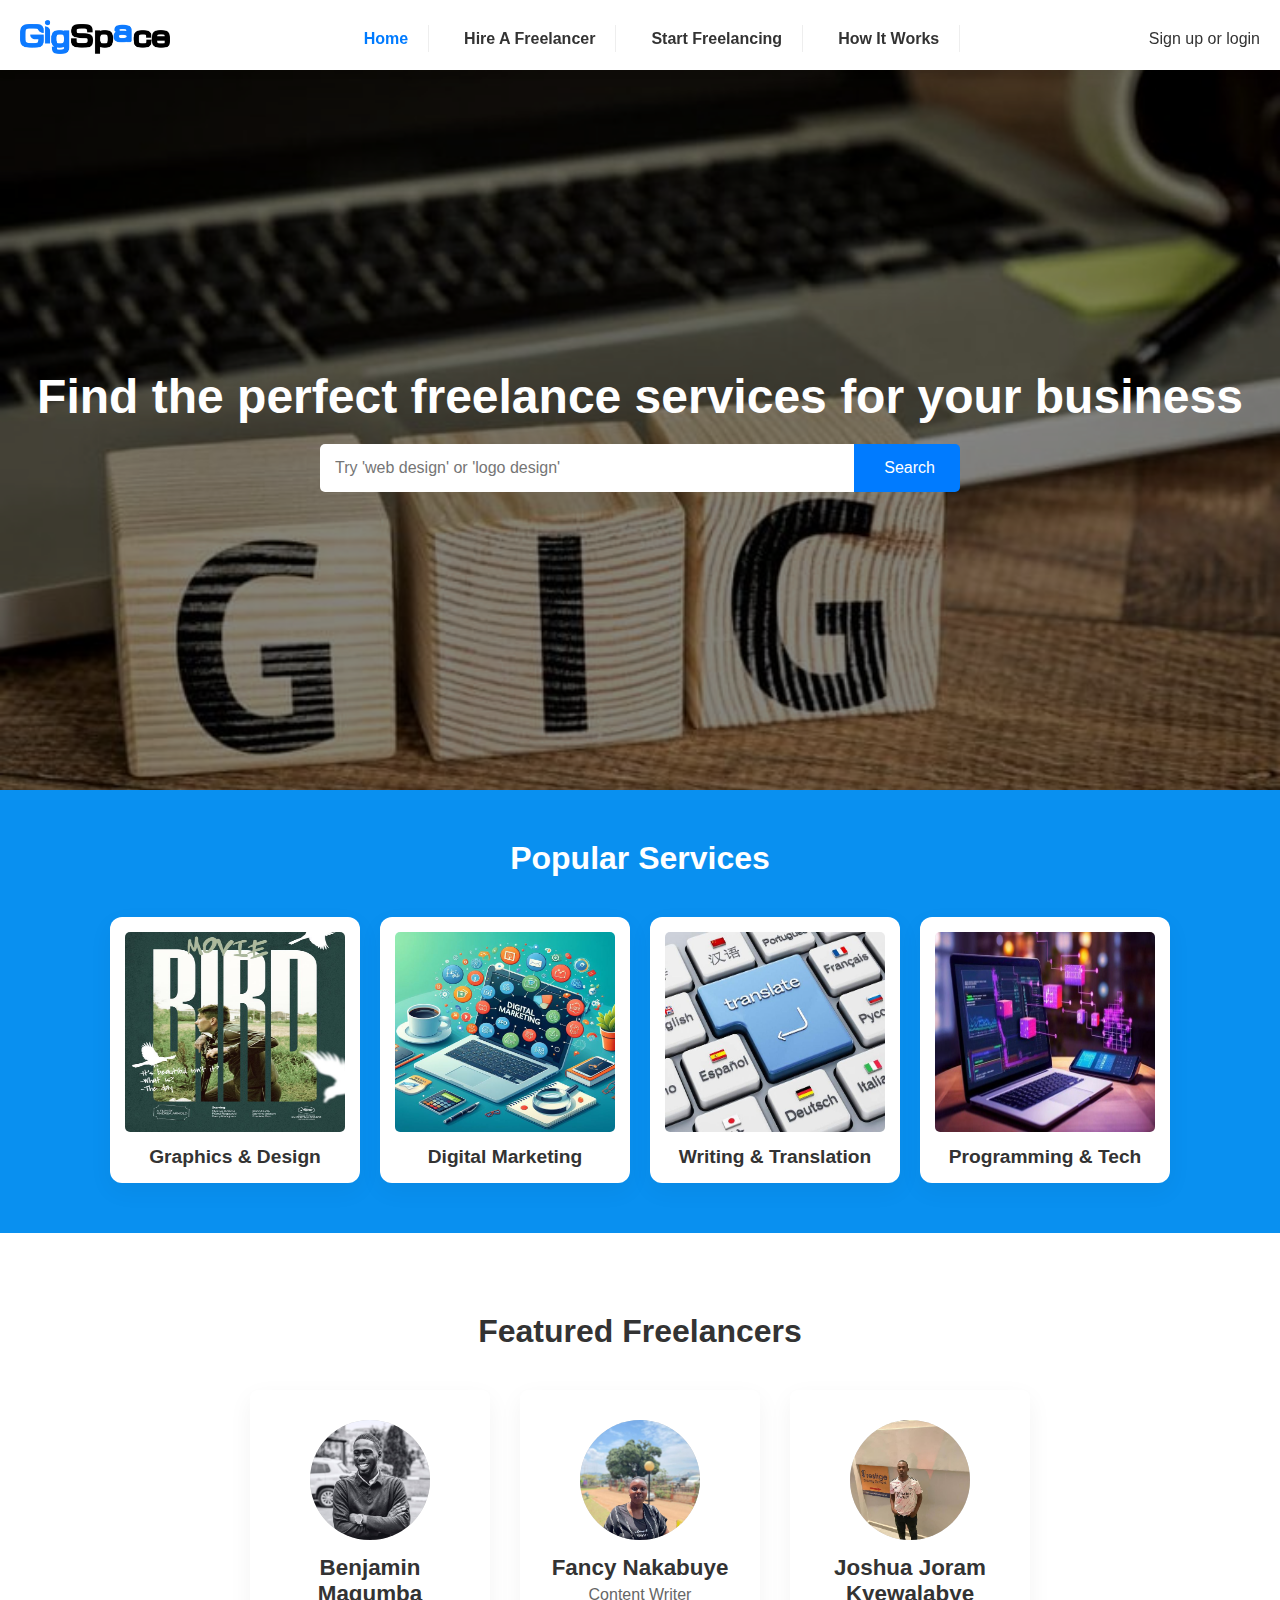
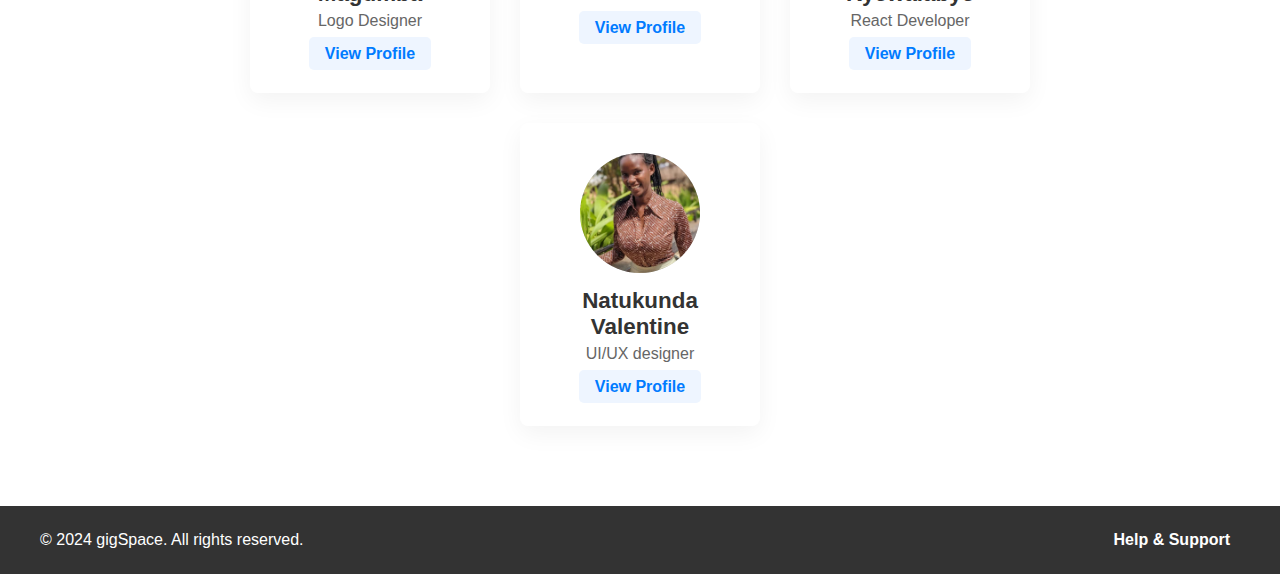
<file: index.html>
<!DOCTYPE html>
<html lang="en">
<head>
    <meta charset="UTF-8">
    <meta name="viewport" content="width=device-width, initial-scale=1.0">
    <link rel="stylesheet" href="style.css">
    <link rel="stylesheet" href="https://cdnjs.cloudflare.com/ajax/libs/font-awesome/6.5.1/css/all.min.css" integrity="sha512-DTOQO9RWCH3ppGqcWaEA1BIZOC6xxalwEsw9c2QQeAIftl+Vegovlnee1c9QX4TctnWMn13TZye+giMm8e2LwA==" crossorigin="anonymous" referrerpolicy="no-referrer" />
    <script src="script.js" defer></script>
    <title>gigSpace - Find Freelance Services</title>
</head>
<body>
    <div class="header">
        <div class="header-container">
            <div class="logo">
                <img src="images/gigspace.png" alt="gigSpace logo">
            </div>
            <nav>
                <ul>
                    <li><a href="index.html" class="active">home</a></li>
                    <li><a href="hire.html">hire a freelancer</a></li>
                    <li><a href="start.html">start freelancing</a></li>
                    <li><a href="how-it-works.html">how it works</a></li>
                </ul>
            </nav>
            <div class="header-btn">
                <a href="signup.html">Sign up or login</a>
            </div>
            <button class="nav-toggle" aria-label="toggle navigation">
                <span class="hamburger"></span>
            </button>
        </div>
    </div>
    <main>
        <section class="hero">
            <div class="hero-content">
                <h1>Find the perfect freelance services for your business</h1>
                <div class="search-bar">
                    <input type="text" placeholder="Try 'web design' or 'logo design'">
                    <button><i class="fas fa-search"></i> Search</button>
                </div>
            </div>
        </section>

        <section class="categories">
            <h2>Popular Services</h2>
            <div class="category-container">
                <div class="category-card">
                    <img src="images/graphics.jpeg" alt="graphics" class="category-image">
                    <h3>Graphics & Design</h3>
                </div>
                <div class="category-card">
                    <img src="images/digital marketing.jpeg" alt="graphics" class="category-image">
                    <h3>Digital Marketing</h3>
                </div>
                <div class="category-card">
                     <img src="images/translation.jpeg" alt="graphics" class="category-image">
                    <h3>Writing & Translation</h3>
                </div>
                <div class="category-card">
                    <img src="images/web.jpeg" alt="graphics" class="category-image">
                    <h3>Programming & Tech</h3>
                </div>
            </div>
        </section>

        <section class="featured-freelancers">
            <h2>Featured Freelancers</h2>
            <div class="freelancer-container">
                <div class="freelancer-card">
                    <div class="freelancer-photo photo-bg-1">
                        <img src="images/benjamin.jpg" alt="benjamin magumba">
                    </div>
                    <h3>Benjamin Magumba</h3>
                    <p>Logo Designer</p>
                    <a href="profile-benjamin.html" class="profile-link">View Profile</a>
                </div>
                <div class="freelancer-card">
                    <div class="freelancer-photo photo-bg-2">
                        <img src="images/fancy.jpg" alt="fancy pamella">
                    </div>
                    <h3>Fancy Nakabuye</h3>
                    <p>Content Writer</p>
                    <a href="profile-fancy.html" class="profile-link">View Profile</a>
                </div>
                <div class="freelancer-card">
                    <div class="freelancer-photo photo-bg-3">
                        <img src="images/joshua.jpg" alt="kyewalabye">
                    </div>
                    <h3>Joshua Joram Kyewalabye</h3>
                    <p>React Developer</p>
                    <a href="profile-joshua.html" class="profile-link">View Profile</a>
                </div>
                <div class="freelancer-card">
                    <div class="freelancer-photo photo-bg-4">
                        <img src="images/vale.jpg" alt="valentine">
                    </div>
                    <h3>Natukunda Valentine</h3>
                    <p>UI/UX designer</p>
                    <a href="profile-valentine.html" class="profile-link">View Profile</a>
                </div>
            </div>
        </section>
    </main>

    <footer class="footer">
        <div class="footer-container">
            <p>&copy; 2024 gigSpace. All rights reserved.</p>
            <a href="contact.html" class="footer-link">Help & Support</a>
        </div>
    </footer>

</body>
</html>
</file>
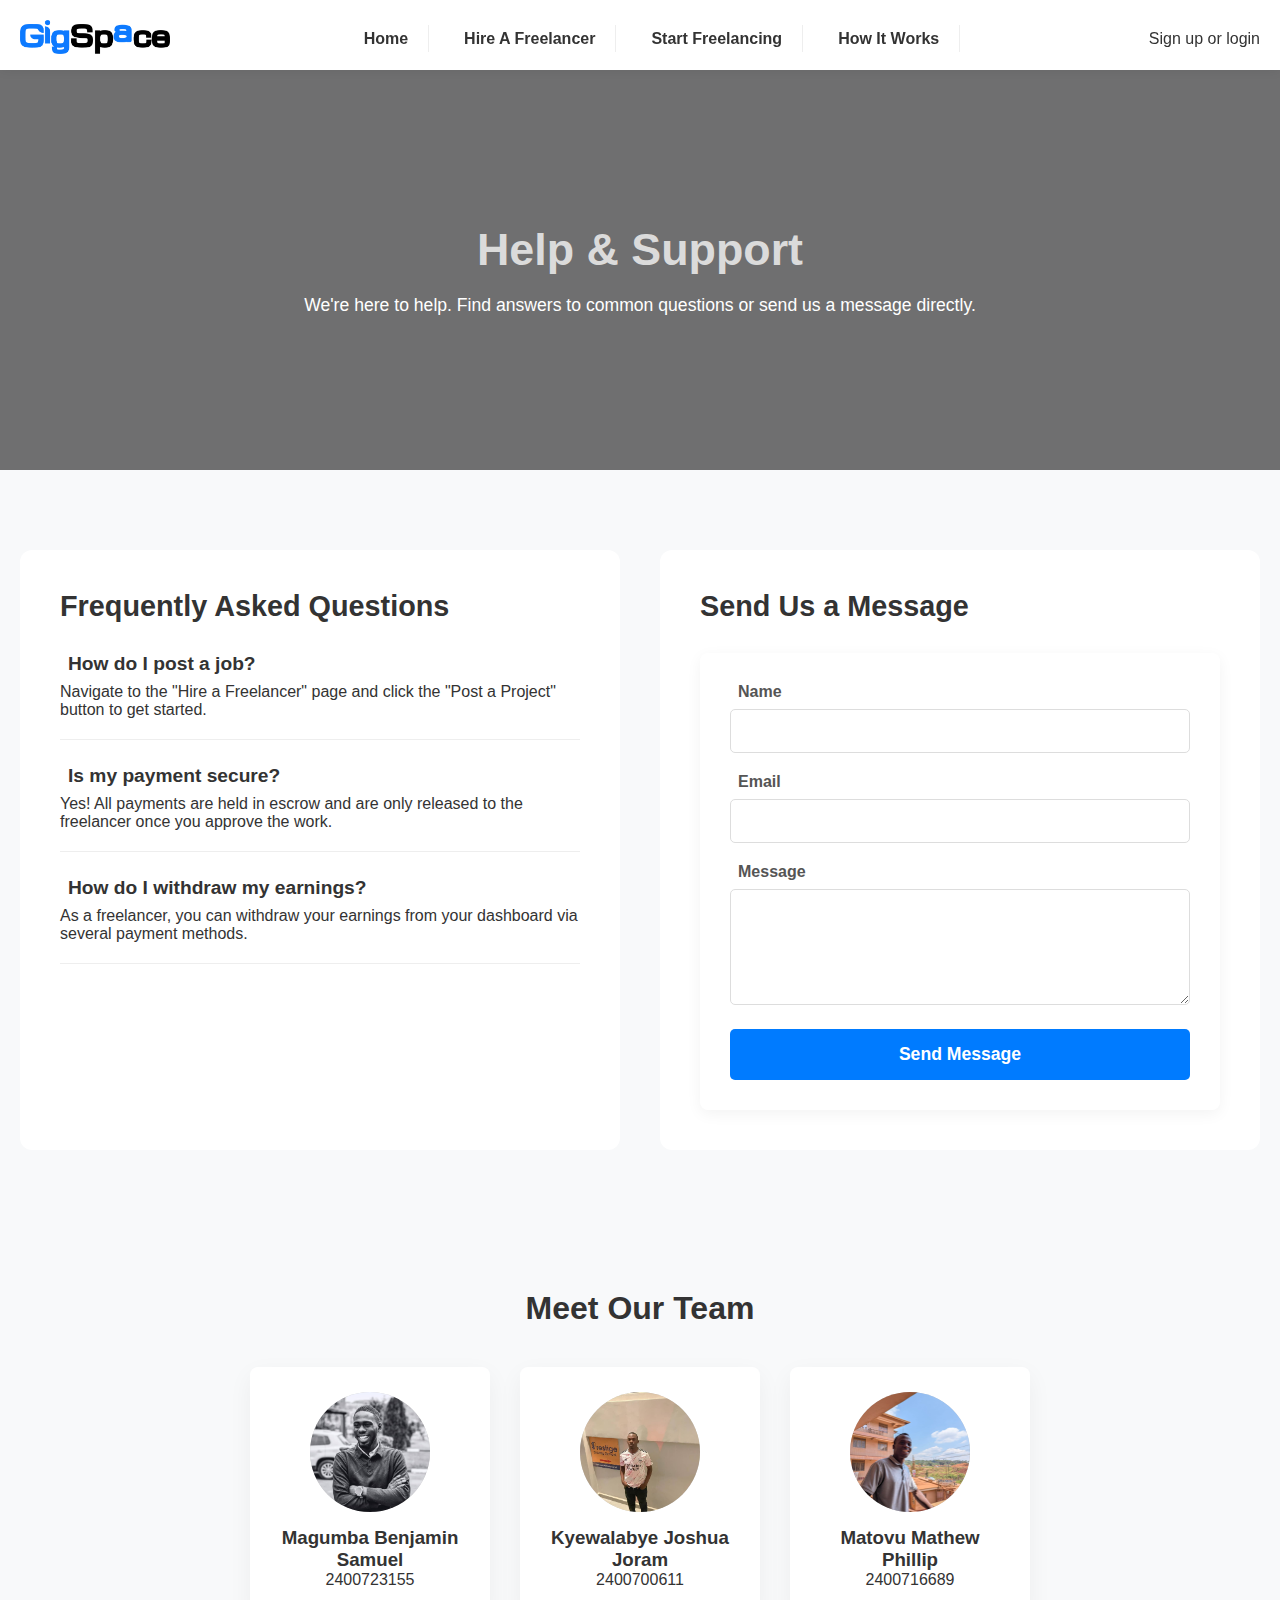
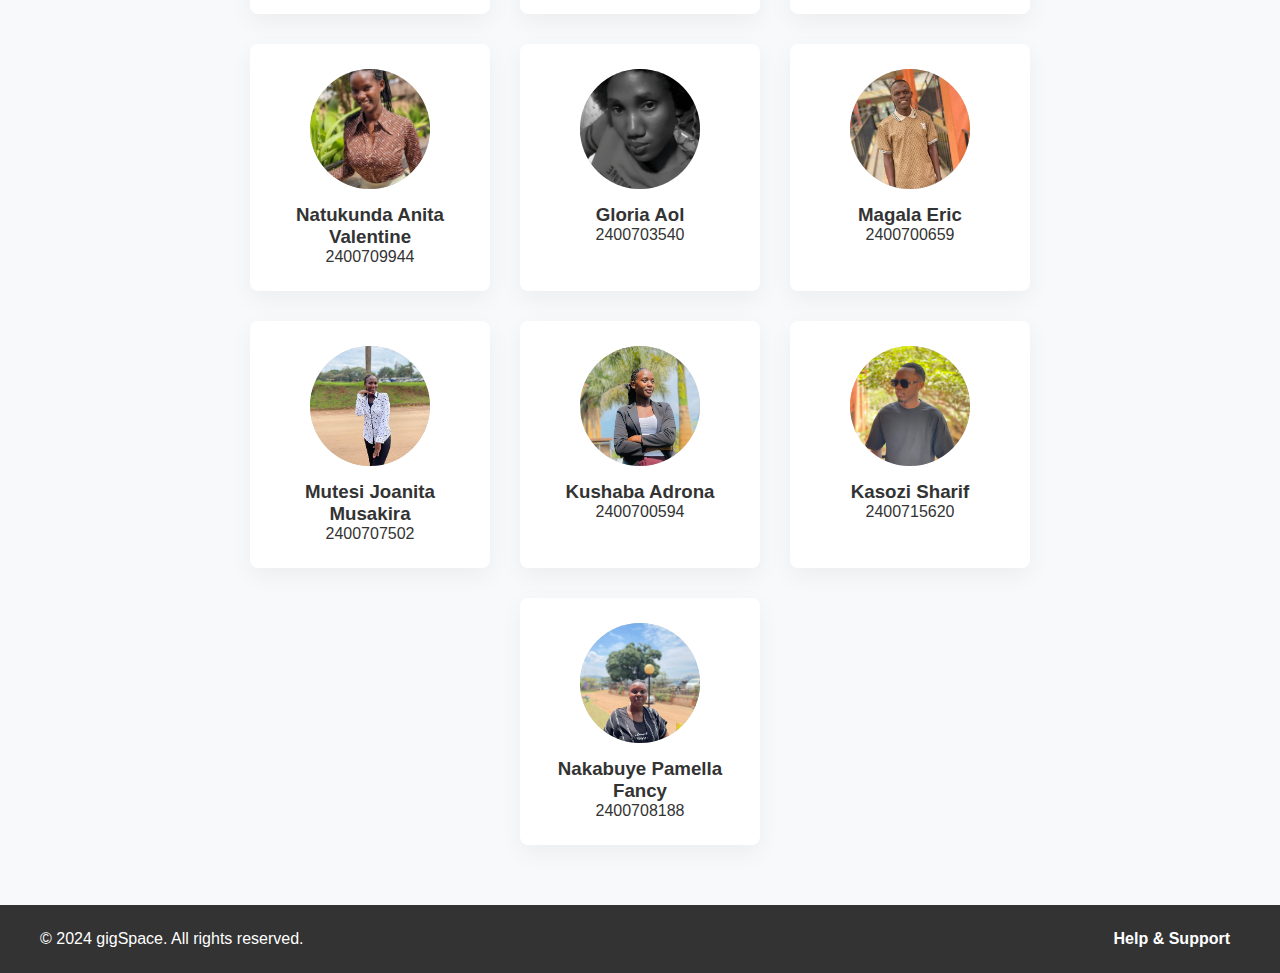
<file: contact.html>
<!DOCTYPE html>
<html lang="en">
<head>
    <meta charset="UTF-8">
    <meta name="viewport" content="width=device-width, initial-scale=1.0">
    <link rel="stylesheet" href="style.css">
    <link rel="stylesheet" href="https://cdnjs.cloudflare.com/ajax/libs/font-awesome/6.5.1/css/all.min.css" integrity="sha512-DTOQO9RWCH3ppGqcWaEA1BIZOC6xxalwEsw9c2QQeAIftl+Vegovlnee1c9QX4TctnWMn13TZye+giMm8e2LwA==" crossorigin="anonymous" referrerpolicy="no-referrer" />
    <script src="script.js" defer></script>
    <title>Help & Support</title>
</head>
<body>
    <div class="header">
        <div class="header-container">
            <div class="logo">
                <img src="images/gigspace.png" alt="gigSpace logo">
            </div>
            <nav>
                <ul>
                    <li><a href="index.html">home</a></li>
                    <li><a href="hire.html">hire a freelancer</a></li>
                    <li><a href="start.html">start freelancing</a></li>
                    <li><a href="how-it-works.html">how it works</a></li>
                </ul>
            </nav>
            <div class="header-btn">
                  <a href="signup.html">Sign up or login</a>
            </div>
            <button class="nav-toggle" aria-label="toggle navigation">
                <span class="hamburger"></span>
            </button>
        </div>
    </div>

    <main>
        <section class="page-hero">
            <div class="page-hero-content">
                <h1>Help & Support</h1>
                <p>We're here to help. Find answers to common questions or send us a message directly.</p>
            </div>
        </section>

        <section class="support-section">
            <div class="support-column faq-column">
                <h3>Frequently Asked Questions</h3>
                <div class="faq-item">
                    <h4><i class="fas fa-plus-circle"></i> How do I post a job?</h4>
                    <p>Navigate to the "Hire a Freelancer" page and click the "Post a Project" button to get started.</p>
                </div>
                <div class="faq-item">
                    <h4><i class="fas fa-lock"></i> Is my payment secure?</h4>
                    <p>Yes! All payments are held in escrow and are only released to the freelancer once you approve the work.</p>
                </div>
                <div class="faq-item">
                    <h4><i class="fas fa-dollar-sign"></i> How do I withdraw my earnings?</h4>
                    <p>As a freelancer, you can withdraw your earnings from your dashboard via several payment methods.</p>
                </div>
            </div>
            <div class="support-column contact-form-column">
                <h3>Send Us a Message</h3>
                <form class="contact-form">
                    <div class="form-group">
                        <label for="contact-name"><i class="fas fa-user"></i> Name</label>
                        <input type="text" id="contact-name" name="name" required>
                    </div>
                    <div class="form-group">
                        <label for="contact-email"><i class="fas fa-envelope"></i> Email</label>
                        <input type="email" id="contact-email" name="email" required>
                    </div>
                    <div class="form-group">
                        <label for="message"><i class="fas fa-comment-dots"></i> Message</label>
                        <textarea id="message" name="message" rows="5" required></textarea>
                    </div>
                    <button type="submit" class="form-button">Send Message</button>
                </form>
            </div>
        </section>

        <section class="team-section">
            <h2>Meet Our Team</h2>
            <div class="freelancer-container">
                <div class="team-card">
                    <div class="freelancer-photo">
                        <img src="images/benjamin.jpg" alt="magumba benjamin samuel">
                    </div>
                    <h3>Magumba Benjamin Samuel</h3>
                    <p>2400723155</p>
                </div>
                <div class="team-card">
                    <div class="freelancer-photo">
                        <img src="images/joshua.jpg" alt="joshua joram">
                    </div>
                    <h3>Kyewalabye Joshua Joram</h3>
                    <p>2400700611</p>
                </div>
                <div class="team-card">
                    <div class="freelancer-photo">
                        <img src="images/mathew.jpg" alt="mathew beast">
                    </div>
                    <h3>Matovu Mathew Phillip</h3>
                    <p>2400716689</p>
                </div>
                <div class="team-card">
                    <div class="freelancer-photo">
                        <img src="images/vale.jpg" alt="natukunda valentine">
                    </div>
                    <h3>Natukunda Anita Valentine</h3>
                    <p>2400709944</p>
                </div>
                <div class="team-card">
                    <div class="freelancer-photo">
                        <img src="images/glosh.jpg" alt="Aol Gloria">
                    </div>
                    <h3>Gloria Aol</h3>
                    <p>2400703540</p>
                </div>
                <div class="team-card">
                    <div class="freelancer-photo">
                        <img src="images/eric.jpg" alt="magala eric">
                    </div>
                    <h3>Magala Eric</h3>
                    <p>2400700659</p>
                </div>
                <div class="team-card">
                    <div class="freelancer-photo">
                        <img src="images/jojo.jpg" alt="joan musakira">
                    </div>
                    <h3>Mutesi Joanita Musakira</h3>
                    <p>2400707502</p>
                </div>
                <div class="team-card">
                    <div class="freelancer-photo">
                        <img src="images/adrona.jpg" alt="kushaba adrona">
                    </div>
                    <h3>Kushaba Adrona</h3>
                    <p>2400700594</p>
                </div>
                <div class="team-card">
                    <div class="freelancer-photo">
                        <img src="images/sharif.jpg" alt="sharif kasozi">
                    </div>
                    <h3>Kasozi Sharif</h3>
                    <p>2400715620</p>
                </div>
                <div class="team-card">
                    <div class="freelancer-photo">
                        <img src="images/fancy.jpg" alt="fancy pamella">
                    </div>
                    <h3>Nakabuye Pamella Fancy</h3>
                    <p>2400708188</p>
                </div>
            </div>
        </section>
    </main>

    <footer class="footer">
        <div class="footer-container">
            <p>&copy; 2024 gigSpace. All rights reserved.</p>
            <a href="contact.html" class="footer-link">Help & Support</a>
        </div>
    </footer>

</body>
</html>
</file>
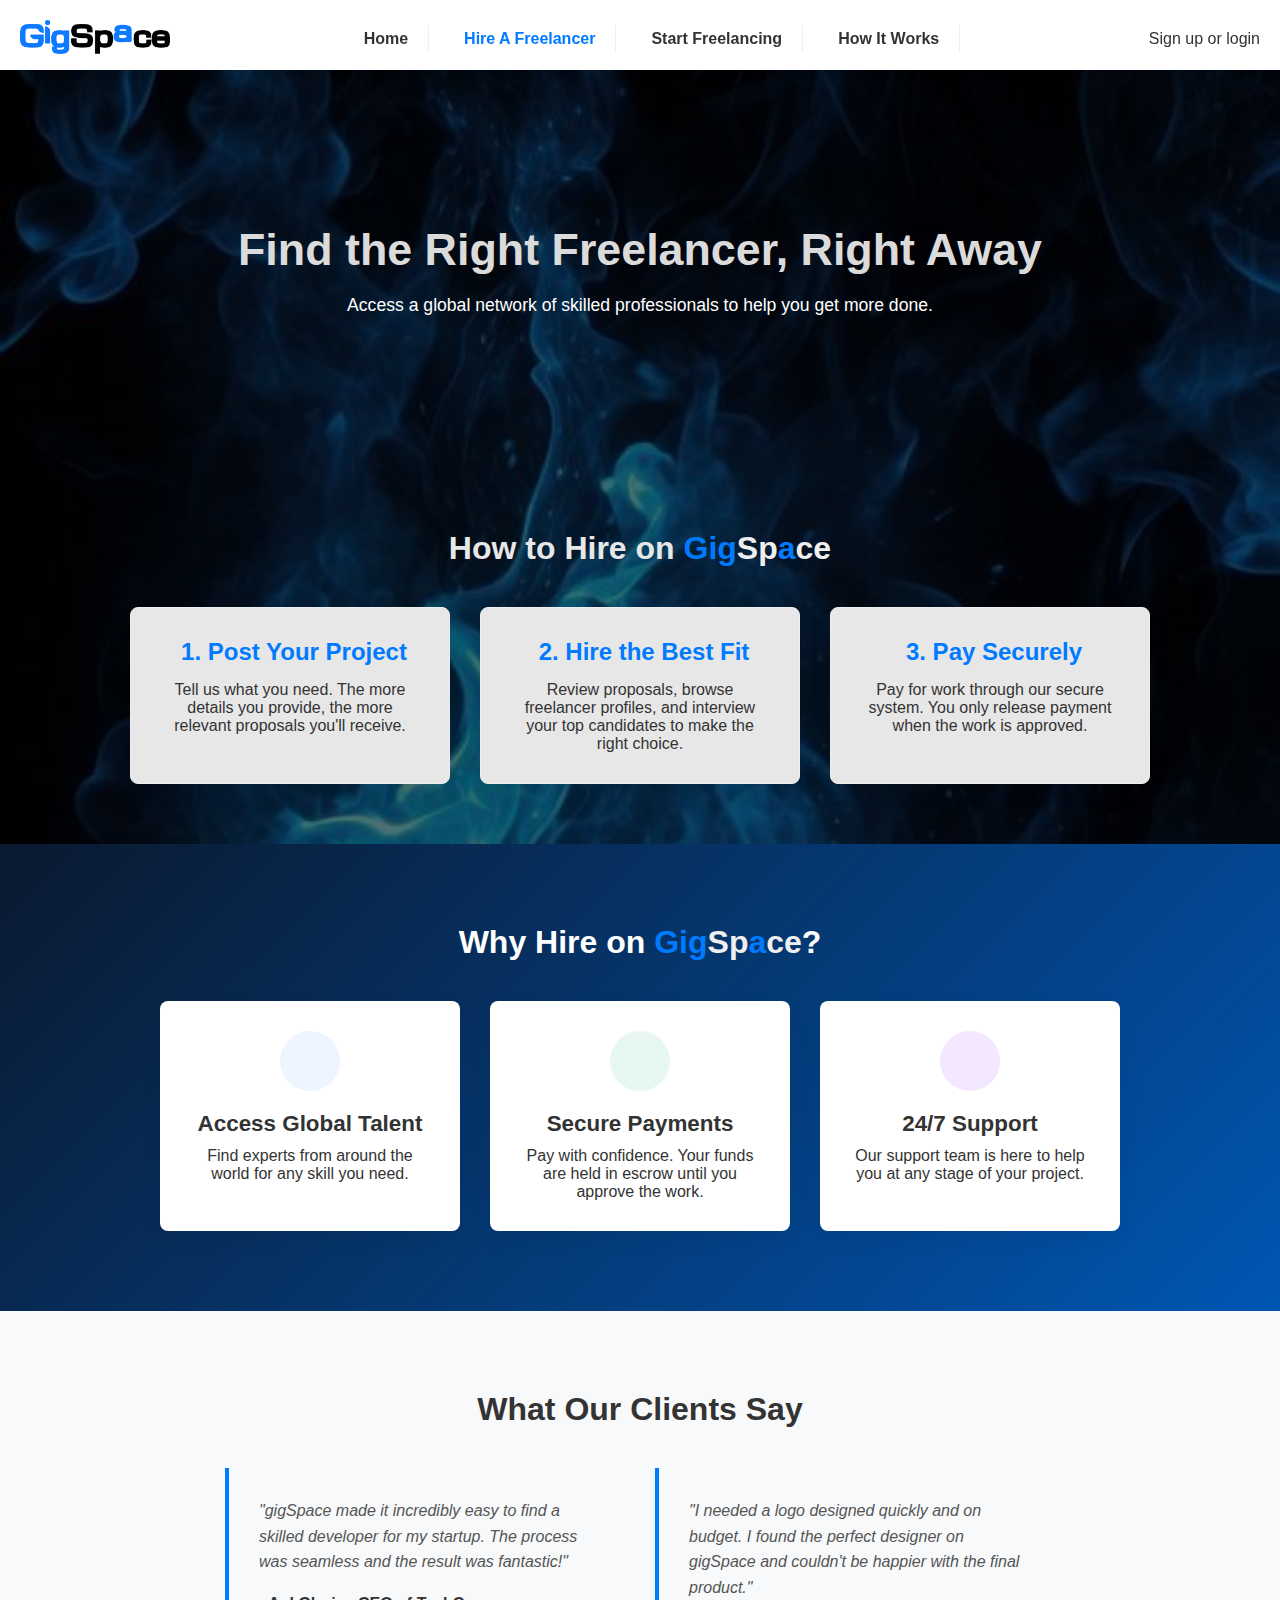
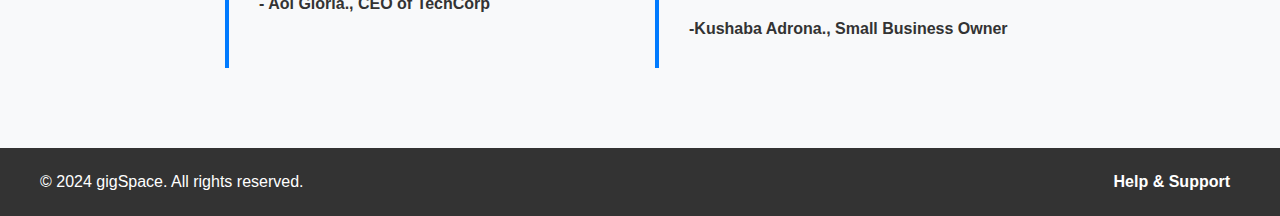
<file: hire.html>
<!DOCTYPE html>
<html lang="en">
<head>
    <meta charset="UTF-8">
    <meta name="viewport" content="width=device-width, initial-scale=1.0">
    <link rel="stylesheet" href="style.css">
    <link rel="stylesheet" href="https://cdnjs.cloudflare.com/ajax/libs/font-awesome/6.5.1/css/all.min.css" integrity="sha512-DTOQO9RWCH3ppGqcWaEA1BIZOC6xxalwEsw9c2QQeAIftl+Vegovlnee1c9QX4TctnWMn13TZye+giMm8e2LwA==" crossorigin="anonymous" referrerpolicy="no-referrer" />
    <script src="script.js" defer></script>
    <title>Hire a Freelancer - gigSpace</title>
</head>
<body>
    <div class="header">
        <div class="header-container">
            <div class="logo">
                <img src="images/gigspace.png" alt="gigSpace logo">
            </div>
            <nav>
                <ul>
                    <li><a href="index.html">home</a></li>
                    <li><a href="hire.html" class="active">hire a freelancer</a></li>
                    <li><a href="start.html">start freelancing</a></li>
                    <li><a href="how-it-works.html">how it works</a></li>
                </ul>
            </nav>
            <div class="header-btn">
                  <a href="signup.html">Sign up or login</a>
            </div>
            <button class="nav-toggle" aria-label="toggle navigation">
                <span class="hamburger"></span>
            </button>
        </div>
    </div>
    <main class="hire-main">
        <section class="page-hero">
            <div class="page-hero-content">
                <h1>Find the Right Freelancer, Right Away</h1>
                <p>Access a global network of skilled professionals to help you get more done.</p>
            </div>
        </section>

        <section class="how-it-works">
            <h2>How to Hire on <span class="gigspace-brand-heading"><span class="gig">Gig</span>Sp<span class="a">a</span>ce</span></h2>
            <div class="steps-container">
                <div class="step-card">
                    <h3><i class="fas fa-bullhorn"></i> 1. Post Your Project</h3>
                    <p>Tell us what you need. The more details you provide, the more relevant proposals you'll receive.</p>
                </div>
                <div class="step-card">
                    <h3><i class="fas fa-users"></i> 2. Hire the Best Fit</h3>
                    <p>Review proposals, browse freelancer profiles, and interview your top candidates to make the right choice.</p>
                </div>
                <div class="step-card">
                    <h3><i class="fas fa-credit-card"></i> 3. Pay Securely</h3>
                    <p>Pay for work through our secure system. You only release payment when the work is approved.</p>
                </div>
            </div>
        </section>

        <section class="benefits-section">
            <h2>Why Hire on <span class="gigspace-brand-heading"><span class="gig">Gig</span>Sp<span class="a">a</span>ce</span>?</h2>
            <div class="benefits-container">
                <div class="benefit-card">
                    <div class="benefit-icon icon-blue">
                        <i class="fas fa-globe"></i>
                    </div>
                    <h3>Access Global Talent</h3>
                    <p>Find experts from around the world for any skill you need.</p>
                </div>
                <div class="benefit-card">
                    <div class="benefit-icon icon-green">
                        <i class="fas fa-shield-alt"></i>
                    </div>
                    <h3>Secure Payments</h3>
                    <p>Pay with confidence. Your funds are held in escrow until you approve the work.</p>
                </div>
                <div class="benefit-card">
                    <div class="benefit-icon icon-purple">
                        <i class="fas fa-headset"></i>
                    </div>
                    <h3>24/7 Support</h3>
                    <p>Our support team is here to help you at any stage of your project.</p>
                </div>
            </div>
        </section>

        <section class="testimonials">
            <h2>What Our Clients Say</h2>
            <div class="testimonial-container">
                <div class="testimonial-card">
                    <p class="quote">"gigSpace made it incredibly easy to find a skilled developer for my startup. The process was seamless and the result was fantastic!"</p>
                    <p class="author">- Aol Gloria., CEO of TechCorp</p>
                </div>
                <div class="testimonial-card">
                    <p class="quote">"I needed a logo designed quickly and on budget. I found the perfect designer on gigSpace and couldn't be happier with the final product."</p>
                    <p class="author">-Kushaba Adrona., Small Business Owner</p>
                </div>
            </div>
        </section>
    </main>

    <footer class="footer">
        <div class="footer-container">
            <p>&copy; 2024 gigSpace. All rights reserved.</p>
            <a href="contact.html" class="footer-link">Help & Support</a>
        </div>
    </footer>

</body>
</html>
</file>
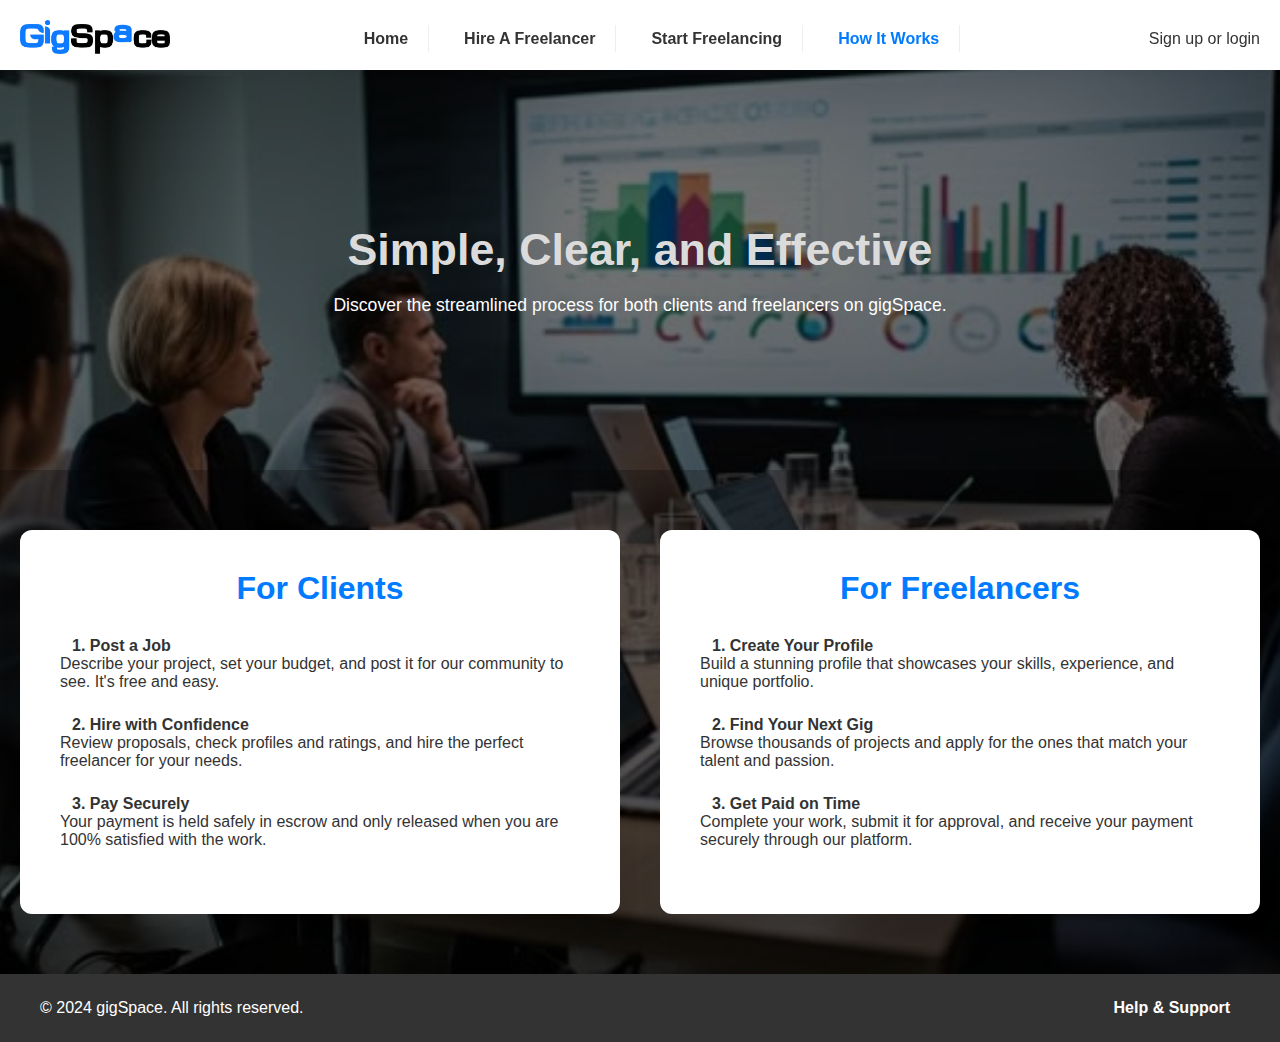
<file: how-it-works.html>
<!DOCTYPE html>
<html lang="en">
<head>
    <meta charset="UTF-8">
    <meta name="viewport" content="width=device-width, initial-scale=1.0">
    <link rel="stylesheet" href="style.css">
    <link rel="stylesheet" href="https://cdnjs.cloudflare.com/ajax/libs/font-awesome/6.5.1/css/all.min.css" integrity="sha512-DTOQO9RWCH3ppGqcWaEA1BIZOC6xxalwEsw9c2QQeAIftl+Vegovlnee1c9QX4TctnWMn13TZye+giMm8e2LwA==" crossorigin="anonymous" referrerpolicy="no-referrer" />
    <script src="script.js" defer></script>
    <title>How It Works</title>
</head>
<body>
    <div class="header">
        <div class="header-container">
            <div class="logo">
                <img src="images/gigspace.png" alt="gigSpace logo">
            </div>
            <nav>
                <ul>
                    <li><a href="index.html">home</a></li>
                    <li><a href="hire.html">hire a freelancer</a></li>
                    <li><a href="start.html">start freelancing</a></li>
                    <li><a href="how-it-works.html" class="active">how it works</a></li>
                </ul>
            </nav>
            <div class="header-btn">
                  <a href="signup.html">Sign up or login</a>
            </div>
            <button class="nav-toggle" aria-label="toggle navigation">
                <span class="hamburger"></span>
            </button>
        </div>
    </div>

    <main class="how-it-works-main">
        <section class="page-hero">
            <div class="page-hero-content">
                <h1>Simple, Clear, and Effective</h1>
                <p>Discover the streamlined process for both clients and freelancers on gigSpace.</p>
            </div>
        </section>

        <section class="process-section">
            <div class="process-column">
                <h2 class="process-title">For Clients</h2>
                <div class="process-step">
                    <h4><i class="fas fa-file-alt"></i> 1. Post a Job</h4>
                    <p>Describe your project, set your budget, and post it for our community to see. It's free and easy.</p>
                </div>
                <div class="process-step">
                    <h4><i class="fas fa-handshake"></i> 2. Hire with Confidence</h4>
                    <p>Review proposals, check profiles and ratings, and hire the perfect freelancer for your needs.</p>
                </div>
                <div class="process-step">
                    <h4><i class="fas fa-lock"></i> 3. Pay Securely</h4>
                    <p>Your payment is held safely in escrow and only released when you are 100% satisfied with the work.</p>
                </div>
            </div>
            <div class="process-column">
                <h2 class="process-title">For Freelancers</h2>
                <div class="process-step">
                    <h4><i class="fas fa-user-circle"></i> 1. Create Your Profile</h4>
                    <p>Build a stunning profile that showcases your skills, experience, and unique portfolio.</p>
                </div>
                <div class="process-step">
                    <h4><i class="fas fa-search"></i> 2. Find Your Next Gig</h4>
                    <p>Browse thousands of projects and apply for the ones that match your talent and passion.</p>
                </div>
                <div class="process-step">
                    <h4><i class="fas fa-dollar-sign"></i> 3. Get Paid on Time</h4>
                    <p>Complete your work, submit it for approval, and receive your payment securely through our platform.</p>
                </div>
            </div>
        </section>
    </main>

    <footer class="footer">
        <div class="footer-container">
            <p>&copy; 2024 gigSpace. All rights reserved.</p>
            <a href="contact.html" class="footer-link">Help & Support</a>
        </div>
    </footer>

</body>
</html>
</file>
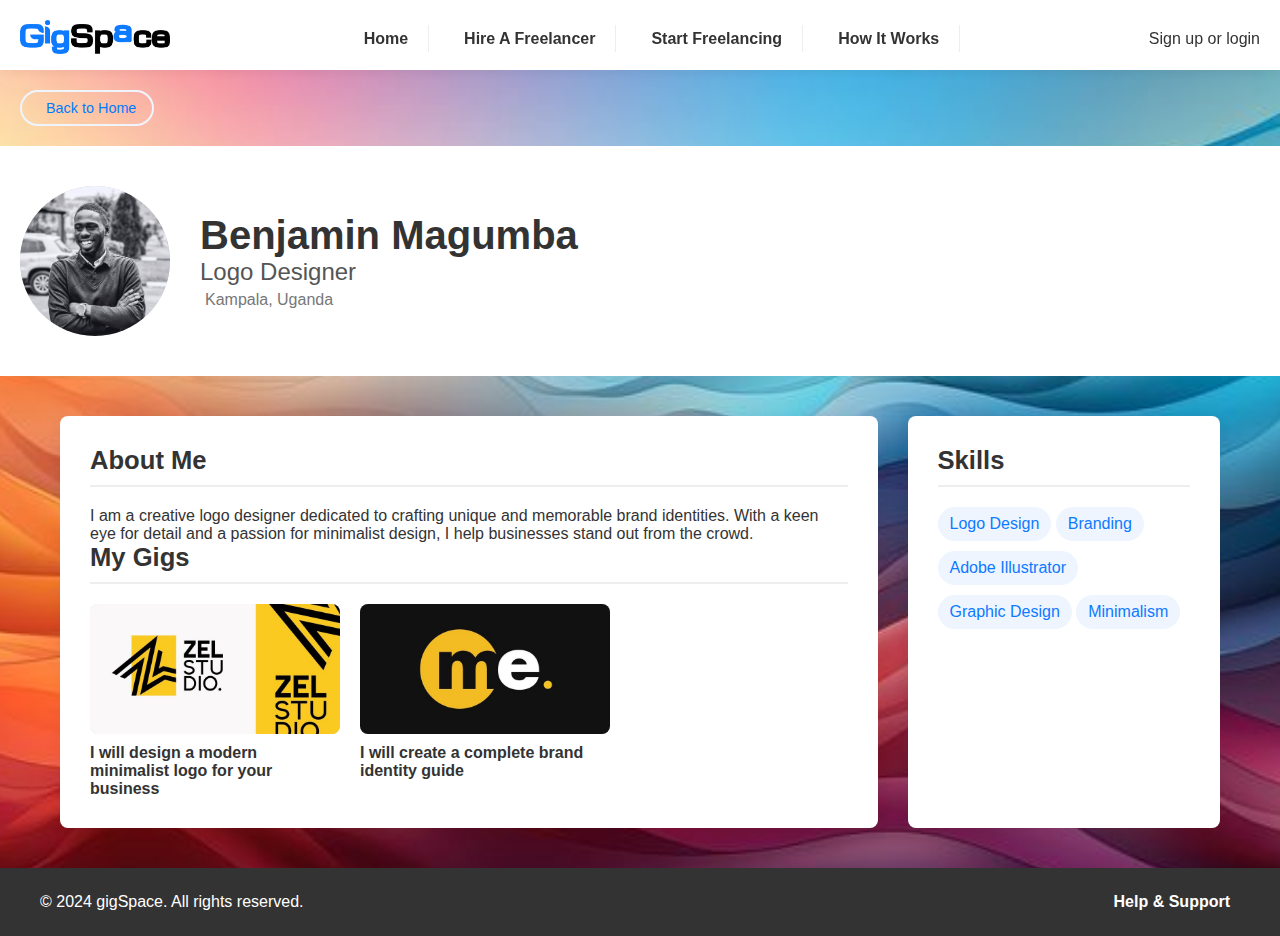
<file: profile-benjamin.html>
<!DOCTYPE html>
<html lang="en">
<head>
    <meta charset="UTF-8">
    <meta name="viewport" content="width=device-width, initial-scale=1.0">
    <link rel="stylesheet" href="style.css">
    <link rel="stylesheet" href="https://cdnjs.cloudflare.com/ajax/libs/font-awesome/6.5.1/css/all.min.css" integrity="sha512-DTOQO9RWCH3ppGqcWaEA1BIZOC6xxalwEsw9c2QQeAIftl+Vegovlnee1c9QX4TctnWMn13TZye+giMm8e2LwA==" crossorigin="anonymous" referrerpolicy="no-referrer" />
    <script src="script.js" defer></script>
    <title>Benjamin Magumba's Profile</title>
</head>
<body>
    <div class="header">
        <div class="header-container">
            <div class="logo">
                <img src="images/gigspace.png" alt="gigSpace logo">
            </div>
            <nav>
                <ul>
                    <li><a href="index.html">home</a></li>
                    <li><a href="hire.html">hire a freelancer</a></li>
                    <li><a href="start.html">start freelancing</a></li>
                    <li><a href="how-it-works.html">how it works</a></li>
                </ul>
            </nav>
            <div class="header-btn">
                  <a href="signup.html">Sign up or login</a>
            </div>
            <button class="nav-toggle" aria-label="toggle navigation">
                <span class="hamburger"></span>
            </button>
        </div>
    </div>

    <main class="profile-background">
        <a href="index.html" class="back-button"><i class="fas fa-arrow-left"></i> Back to Home</a>
        <section class="profile-header">
            <div class="profile-picture-container">
                <div class="profile-picture">
                    <img src="images/benjamin.jpg" alt="Benjamin Magumba">
                </div>
            </div>
            <div class="profile-info">
                <h1>Benjamin Magumba</h1>
                <h2>Logo Designer</h2>
                <p><i class="fas fa-map-marker-alt"></i> Kampala, Uganda</p>
            </div>
        </section>

        <section class="profile-content">
            <div class="profile-main">
                <h3>About Me</h3>
                <p>I am a creative logo designer dedicated to crafting unique and memorable brand identities. With a keen eye for detail and a passion for minimalist design, I help businesses stand out from the crowd.</p>

                <h3>My Gigs</h3>
                <div class="gigs-container">
                    <div class="gig-card">
                        <div class="gig-image">
                            <img src="images/logo1.jpeg" alt="logo design">
                        </div>
                        <h4>I will design a modern minimalist logo for your business</h4>
                    </div>
                    <div class="gig-card">
                        <div class="gig-image">
                            <img src="images/logo2.jpeg" alt="brand identity">
                        </div>
                        <h4>I will create a complete brand identity guide</h4>
                    </div>
                </div>
            </div>
            <aside class="profile-sidebar">
                <h3>Skills</h3>
                <ul class="skills-list">
                    <li>Logo Design</li>
                    <li>Branding</li>
                    <li>Adobe Illustrator</li>
                    <li>Graphic Design</li>
                    <li>Minimalism</li>
                </ul>
            </aside>
        </section>
    </main>

    <footer class="footer">
        <div class="footer-container">
            <p>&copy; 2024 gigSpace. All rights reserved.</p>
            <a href="contact.html" class="footer-link">Help & Support</a>
        </div>
    </footer>
</body>
</html>
</file>
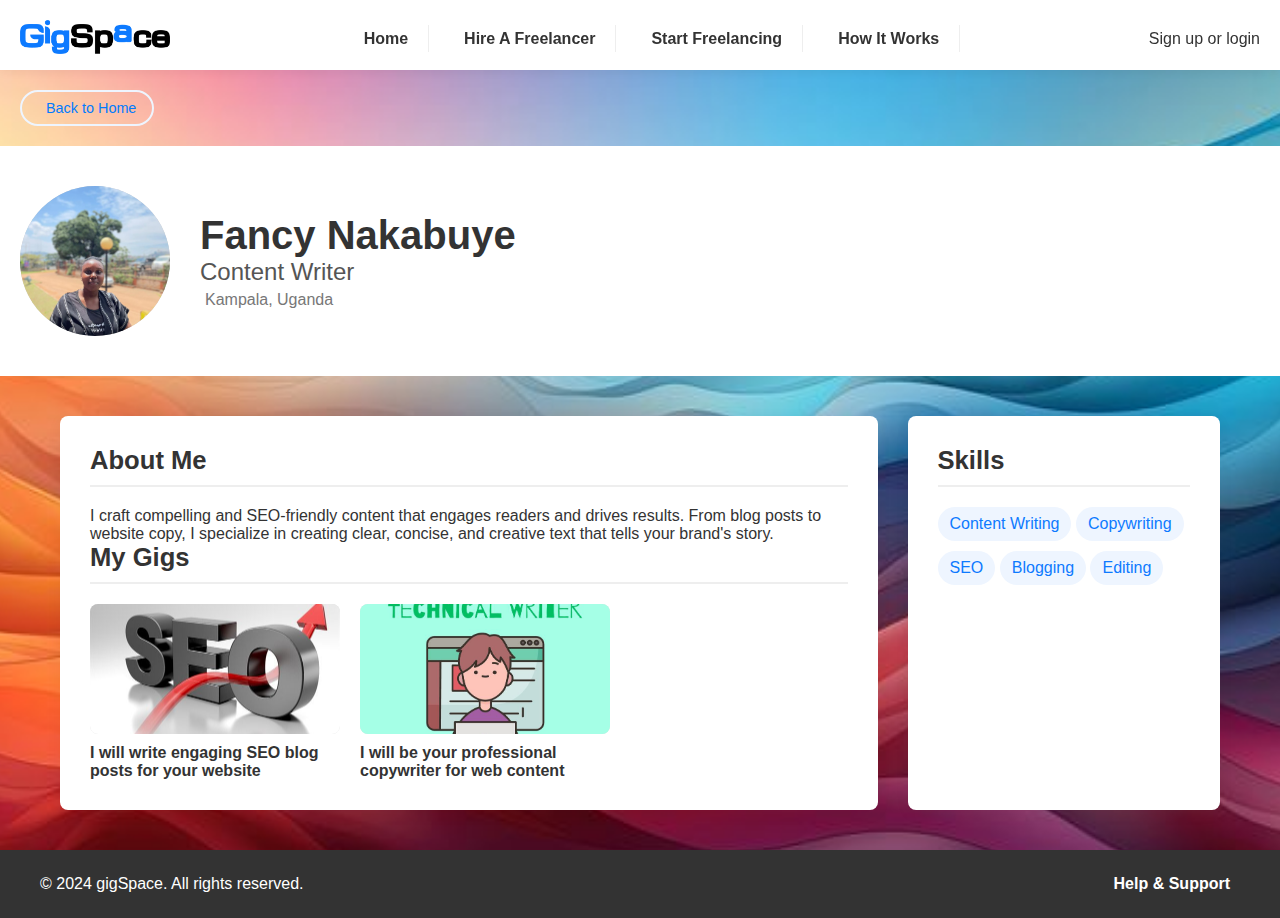
<file: profile-fancy.html>
<!DOCTYPE html>
<html lang="en">
<head>
    <meta charset="UTF-8">
    <meta name="viewport" content="width=device-width, initial-scale=1.0">
    <link rel="stylesheet" href="style.css">
    <link rel="stylesheet" href="https://cdnjs.cloudflare.com/ajax/libs/font-awesome/6.5.1/css/all.min.css" integrity="sha512-DTOQO9RWCH3ppGqcWaEA1BIZOC6xxalwEsw9c2QQeAIftl+Vegovlnee1c9QX4TctnWMn13TZye+giMm8e2LwA==" crossorigin="anonymous" referrerpolicy="no-referrer" />
    <script src="script.js" defer></script>
    <title>Fancy Nakabuye's Profile</title>
</head>
<body>
    <div class="header">
        <div class="header-container">
            <div class="logo">
                <img src="images/gigspace.png" alt="gigSpace logo">
            </div>
            <nav>
                <ul>
                    <li><a href="index.html">home</a></li>
                    <li><a href="hire.html">hire a freelancer</a></li>
                    <li><a href="start.html">start freelancing</a></li>
                    <li><a href="how-it-works.html">how it works</a></li>
                </ul>
            </nav>
            <div class="header-btn">
                  <a href="signup.html">Sign up or login</a>
            </div>
            <button class="nav-toggle" aria-label="toggle navigation">
                <span class="hamburger"></span>
            </button>
        </div>
    </div>

    <main class="profile-background">
        <a href="index.html" class="back-button"><i class="fas fa-arrow-left"></i> Back to Home</a>
        <section class="profile-header">
            <div class="profile-picture-container">
                <div class="profile-picture">
                    <img src="images/fancy.jpg" alt="Fancy Nakabuye">
                </div>
            </div>
            <div class="profile-info">
                <h1>Fancy Nakabuye</h1>
                <h2>Content Writer</h2>
                <p><i class="fas fa-map-marker-alt"></i> Kampala, Uganda</p>
            </div>
        </section>

        <section class="profile-content">
            <div class="profile-main">
                <h3>About Me</h3>
                <p>I craft compelling and SEO-friendly content that engages readers and drives results. From blog posts to website copy, I specialize in creating clear, concise, and creative text that tells your brand's story.</p>

                <h3>My Gigs</h3>
                <div class="gigs-container">
                    <div class="gig-card">
                        <div class="gig-image"> 
                            <img src="images/seo.jpeg" alt="seo blog">
                        </div>
                        <h4>I will write engaging SEO blog posts for your website</h4>
                    </div>
                    <div class="gig-card">
                        <div class="gig-image">
                            <img src="images/blog1.jpeg" alt="copywriting">
                        </div>
                        <h4>I will be your professional copywriter for web content</h4>
                    </div>
                </div>
            </div>
            <aside class="profile-sidebar">
                <h3>Skills</h3>
                <ul class="skills-list">
                    <li>Content Writing</li>
                    <li>Copywriting</li>
                    <li>SEO</li>
                    <li>Blogging</li>
                    <li>Editing</li>
                </ul>
            </aside>
        </section>
    </main>

    <footer class="footer">
        <div class="footer-container">
            <p>&copy; 2024 gigSpace. All rights reserved.</p>
            <a href="contact.html" class="footer-link">Help & Support</a>
        </div>
    </footer>
</body>
</html>
</file>
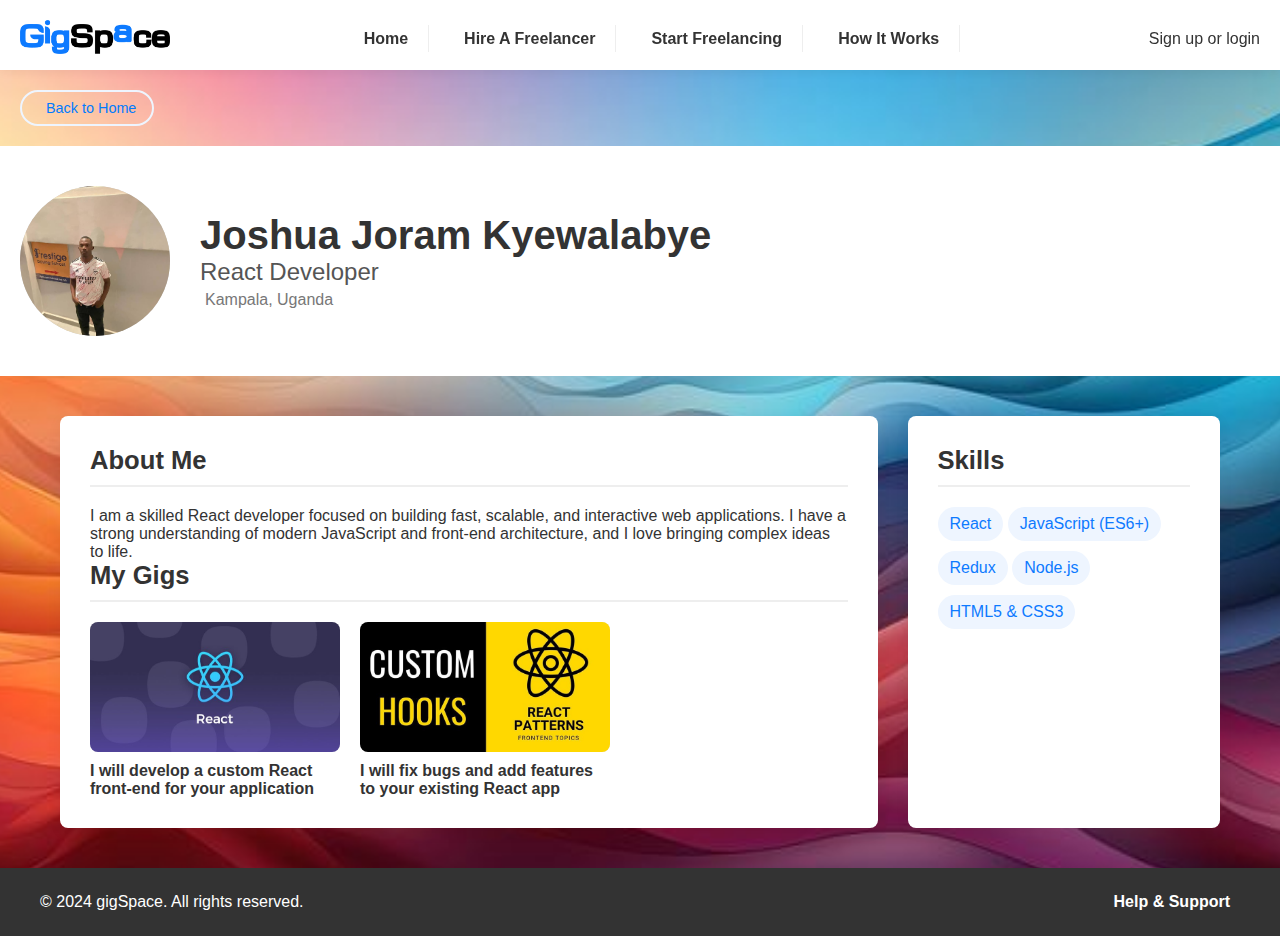
<file: profile-joshua.html>
<!DOCTYPE html>
<html lang="en">
<head>
    <meta charset="UTF-8">
    <meta name="viewport" content="width=device-width, initial-scale=1.0">
    <link rel="stylesheet" href="style.css">
    <link rel="stylesheet" href="https://cdnjs.cloudflare.com/ajax/libs/font-awesome/6.5.1/css/all.min.css" integrity="sha512-DTOQO9RWCH3ppGqcWaEA1BIZOC6xxalwEsw9c2QQeAIftl+Vegovlnee1c9QX4TctnWMn13TZye+giMm8e2LwA==" crossorigin="anonymous" referrerpolicy="no-referrer" />
    <script src="script.js" defer></script>
    <title>Joshua Joram Kyewalabye's Profile</title>
</head>
<body>
    <div class="header">
        <div class="header-container">
            <div class="logo">
                <img src="images/gigspace.png" alt="gigSpace logo">
            </div>
            <nav>
                <ul>
                    <li><a href="index.html">home</a></li>
                    <li><a href="hire.html">hire a freelancer</a></li>
                    <li><a href="start.html">start freelancing</a></li>
                    <li><a href="how-it-works.html">how it works</a></li>
                </ul>
            </nav>
            <div class="header-btn">
                  <a href="signup.html">Sign up or login</a>
            </div>
            <button class="nav-toggle" aria-label="toggle navigation">
                <span class="hamburger"></span>
            </button>
        </div>
    </div>

    <main class="profile-background">
        <a href="index.html" class="back-button"><i class="fas fa-arrow-left"></i> Back to Home</a>
        <section class="profile-header">
            <div class="profile-picture-container">
                <div class="profile-picture">
                    <img src="images/joshua.jpg" alt="Joshua Joram Kyewalabye">
                </div>
            </div>
            <div class="profile-info">
                <h1>Joshua Joram Kyewalabye</h1>
                <h2>React Developer</h2>
                <p><i class="fas fa-map-marker-alt"></i> Kampala, Uganda</p>
            </div>
        </section>

        <section class="profile-content">
            <div class="profile-main">
                <h3>About Me</h3>
                <p>I am a skilled React developer focused on building fast, scalable, and interactive web applications. I have a strong understanding of modern JavaScript and front-end architecture, and I love bringing complex ideas to life.</p>

                <h3>My Gigs</h3>
                <div class="gigs-container">
                    <div class="gig-card">
                        <div class="gig-image">
                            <img src="images/react.jpeg" alt="react boy">
                        </div>
                        <h4>I will develop a custom React front-end for your application</h4>
                    </div>
                    <div class="gig-card">
                        <div class="gig-image">
                            <img src="images/custom.jpeg" alt="customised">
                        </div>
                        <h4>I will fix bugs and add features to your existing React app</h4>
                    </div>
                </div>
            </div>
            <aside class="profile-sidebar">
                <h3>Skills</h3>
                <ul class="skills-list">
                    <li>React</li>
                    <li>JavaScript (ES6+)</li>
                    <li>Redux</li>
                    <li>Node.js</li>
                    <li>HTML5 & CSS3</li>
                </ul>
            </aside>
        </section>
    </main>

    <footer class="footer">
        <div class="footer-container">
            <p>&copy; 2024 gigSpace. All rights reserved.</p>
            <a href="contact.html" class="footer-link">Help & Support</a>
        </div>
    </footer>
</body>
</html>
</file>
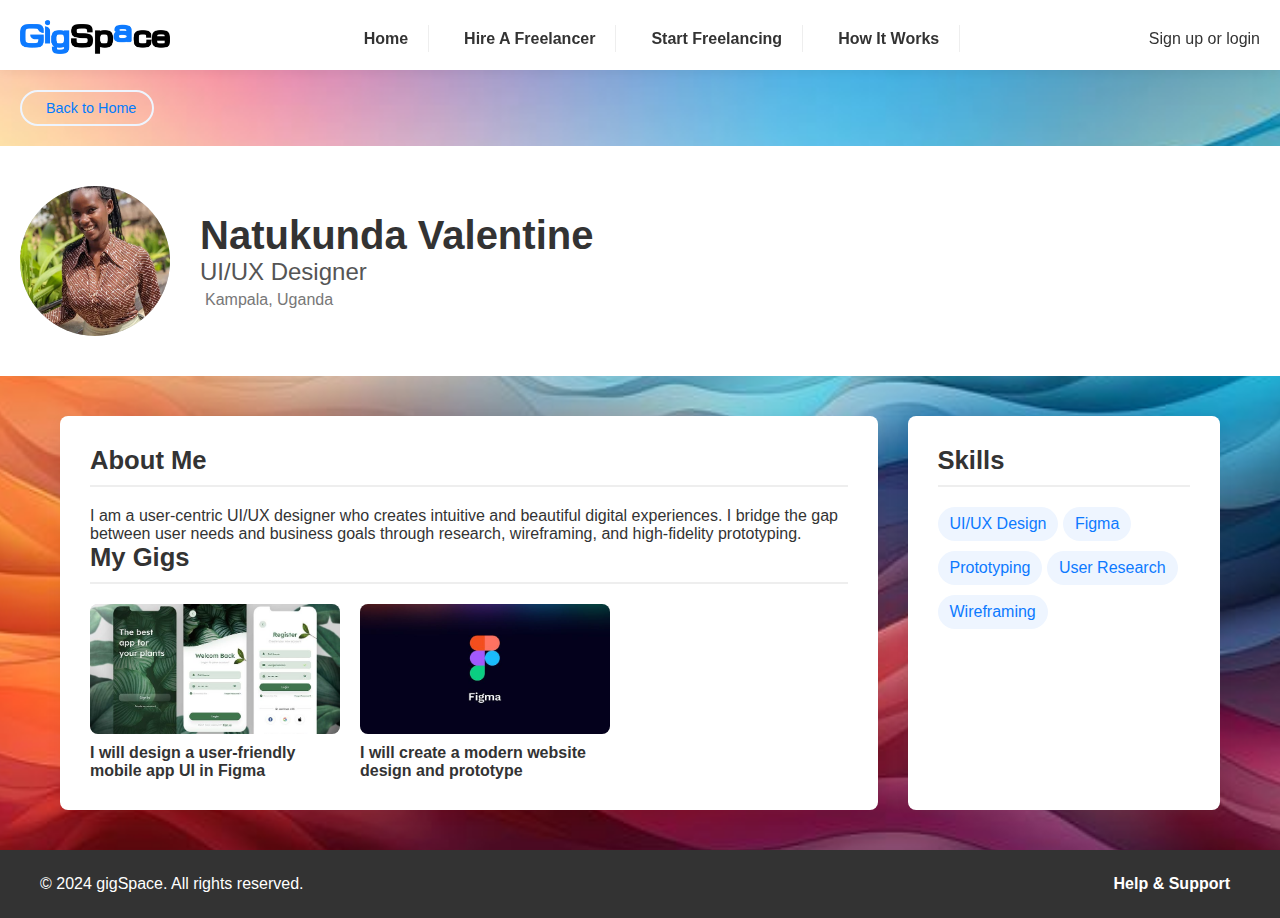
<file: profile-valentine.html>
<!DOCTYPE html>
<html lang="en">
<head>
    <meta charset="UTF-8">
    <meta name="viewport" content="width=device-width, initial-scale=1.0">
    <link rel="stylesheet" href="style.css">
    <link rel="stylesheet" href="https://cdnjs.cloudflare.com/ajax/libs/font-awesome/6.5.1/css/all.min.css" integrity="sha512-DTOQO9RWCH3ppGqcWaEA1BIZOC6xxalwEsw9c2QQeAIftl+Vegovlnee1c9QX4TctnWMn13TZye+giMm8e2LwA==" crossorigin="anonymous" referrerpolicy="no-referrer" />
    <script src="script.js" defer></script>
    <title>Natukunda Valentine's Profile</title>
</head>
<body>
    <div class="header">
        <div class="header-container">
            <div class="logo">
                <img src="images/gigspace.png" alt="gigSpace logo">
            </div>
            <nav>
                <ul>
                    <li><a href="index.html">home</a></li>
                    <li><a href="hire.html">hire a freelancer</a></li>
                    <li><a href="start.html">start freelancing</a></li>
                    <li><a href="how-it-works.html">how it works</a></li>
                </ul>
            </nav>
            <div class="header-btn">
                  <a href="signup.html">Sign up or login</a>
            </div>
            <button class="nav-toggle" aria-label="toggle navigation">
                <span class="hamburger"></span>
            </button>
        </div>
    </div>

    <main class="profile-background">
        <a href="index.html" class="back-button"><i class="fas fa-arrow-left"></i> Back to Home</a>
        <section class="profile-header">
            <div class="profile-picture-container">
                <div class="profile-picture">
                    <img src="images/vale.jpg" alt="Natukunda Valentine">
                </div>
            </div>
            <div class="profile-info">
                <h1>Natukunda Valentine</h1>
                <h2>UI/UX Designer</h2>
                <p><i class="fas fa-map-marker-alt"></i> Kampala, Uganda</p>
            </div>
        </section>

        <section class="profile-content">
            <div class="profile-main">
                <h3>About Me</h3>
                <p>I am a user-centric UI/UX designer who creates intuitive and beautiful digital experiences. I bridge the gap between user needs and business goals through research, wireframing, and high-fidelity prototyping.</p>

                <h3>My Gigs</h3>
                <div class="gigs-container">
                    <div class="gig-card">
                        <div class="gig-image">
                            <img src="images/uiandux.jpeg" alt="ui and ux">
                        </div>
                        <h4>I will design a user-friendly mobile app UI in Figma</h4>
                    </div>
                    <div class="gig-card">
                        <div class="gig-image">
                            <img src="images/figma.jpeg" alt="figma design">
                        </div>
                        <h4>I will create a modern website design and prototype</h4>
                    </div>
                </div>
            </div>
            <aside class="profile-sidebar">
                <h3>Skills</h3>
                <ul class="skills-list">
                    <li>UI/UX Design</li>
                    <li>Figma</li>
                    <li>Prototyping</li>
                    <li>User Research</li>
                    <li>Wireframing</li>
                </ul>
            </aside>
        </section>
    </main>

    <footer class="footer">
        <div class="footer-container">
            <p>&copy; 2024 gigSpace. All rights reserved.</p>
            <a href="contact.html" class="footer-link">Help & Support</a>
        </div>
    </footer>
</body>
</html>
</file>
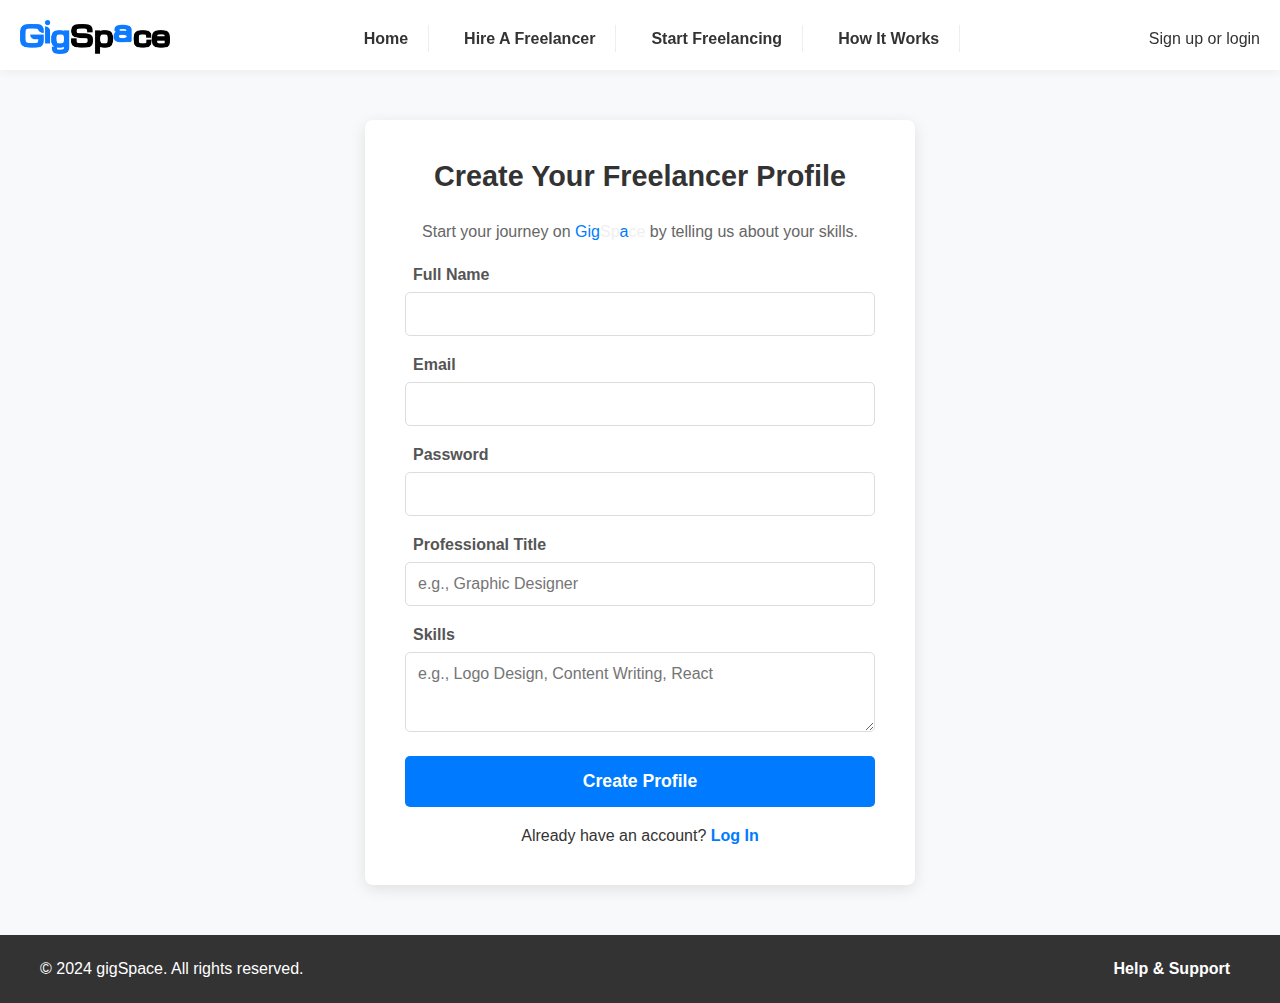
<file: signup-freelancer.html>
<!DOCTYPE html>
<html lang="en">
<head>
    <meta charset="UTF-8">
    <meta name="viewport" content="width=device-width, initial-scale=1.0">
    <link rel="stylesheet" href="style.css">
    <link rel="stylesheet" href="https://cdnjs.cloudflare.com/ajax/libs/font-awesome/6.5.1/css/all.min.css" integrity="sha512-DTOQO9RWCH3ppGqcWaEA1BIZOC6xxalwEsw9c2QQeAIftl+Vegovlnee1c9QX4TctnWMn13TZye+giMm8e2LwA==" crossorigin="anonymous" referrerpolicy="no-referrer" />
    <script src="script.js" defer></script>
    <title>Become a Freelancer</title>
</head>
<body>
    <div class="header">
        <div class="header-container">
            <div class="logo">
                <img src="images/gigspace.png" alt="gigSpace logo">
            </div>
            <nav>
                <ul>
                    <li><a href="index.html">home</a></li>
                    <li><a href="hire.html">hire a freelancer</a></li>
                    <li><a href="start.html">start freelancing</a></li>
                    <li><a href="how-it-works.html">how it works</a></li>
                </ul>
            </nav>
            <div class="header-btn">
                  <a href="signup.html">Sign up or login</a>
            </div>
            <button class="nav-toggle" aria-label="toggle navigation">
                <span class="hamburger"></span>
            </button>
        </div>
    </div>

    <main>
        <div class="form-container">
            <form class="signup-form signup-form--wide">
                <h2>Create Your Freelancer Profile</h2>
                <p class="form-description">Start your journey on <span class="gigspace-brand-heading"><span class="gig">Gig</span>Sp<span class="a">a</span>ce</span> by telling us about your skills.</p>
                <div class="form-group">
                    <label for="fullname"><i class="fas fa-user"></i> Full Name</label>
                    <input type="text" id="fullname" name="fullname" required>
                </div>
                <div class="form-group">
                    <label for="email"><i class="fas fa-envelope"></i> Email</label>
                    <input type="email" id="email" name="email" required>
                </div>
                <div class="form-group">
                    <label for="password"><i class="fas fa-lock"></i> Password</label>
                    <input type="password" id="password" name="password" required>
                </div>
                <div class="form-group">
                    <label for="title"><i class="fas fa-briefcase"></i> Professional Title</label>
                    <input type="text" id="title" name="title" placeholder="e.g., Graphic Designer" required>
                </div>
                <div class="form-group">
                    <label for="skills"><i class="fas fa-cogs"></i> Skills</label>
                    <textarea id="skills" name="skills" rows="3" placeholder="e.g., Logo Design, Content Writing, React" required></textarea>
                </div>
                <button type="submit" class="form-button">Create Profile</button>
                <div class="form-footer">
                    <p>Already have an account? <a href="signup.html">Log In</a></p>
                </div>
            </form>
        </div>
    </main>

    <footer class="footer">
        <div class="footer-container">
            <p>&copy; 2024 gigSpace. All rights reserved.</p>
            <a href="contact.html" class="footer-link">Help & Support</a>
        </div>
    </footer>
</body>
</html>
</file>
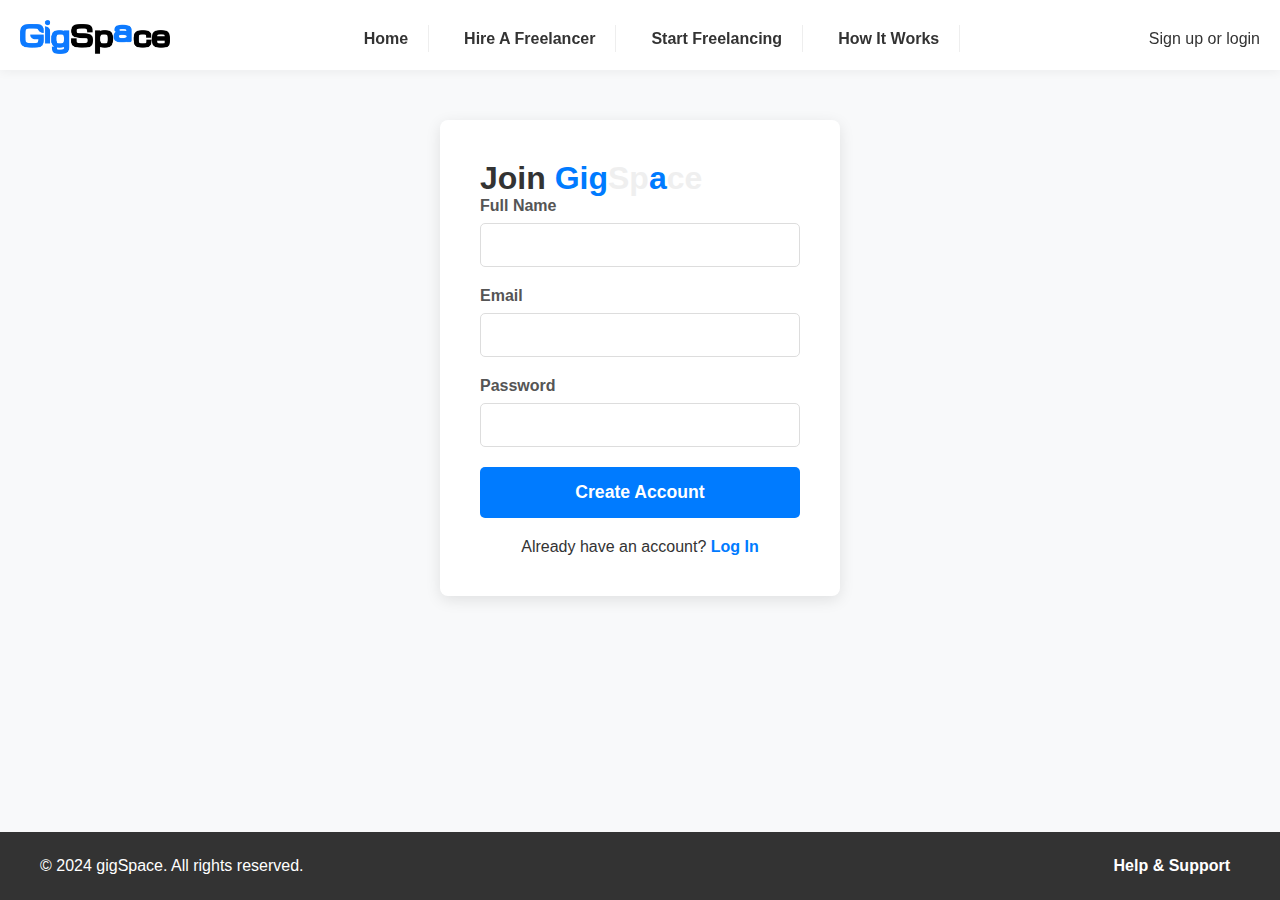
<file: signup.html>
<!DOCTYPE html>
<html lang="en">
<head>
    <meta charset="UTF-8">
    <meta name="viewport" content="width=device-width, initial-scale=1.0">
    <link rel="stylesheet" href="style.css">
    <script src="script.js" defer></script>
    <title>Sign Up or Login - gigSpace</title>
</head>
<body>
    <div class="header">
        <div class="header-container">
            <div class="logo">
                <img src="images/gigspace.png" alt="gigSpace logo">
            </div>
            <nav>
                <ul>
                    <li><a href="index.html">home</a></li>
                    <li><a href="hire.html">hire a freelancer</a></li>
                    <li><a href="start.html">start freelancing</a></li>
                    <li><a href="how-it-works.html">how it works</a></li>
                </ul>
            </nav>
            <div class="header-btn">
                  <a href="signup.html">Sign up or login</a>
            </div>
            <button class="nav-toggle" aria-label="toggle navigation">
                <span class="hamburger"></span>
            </button>
        </div>
    </div>

    <main>
        <div class="form-container">
            <form class="signup-form">
                <h1>Join <span class="gigspace-brand-heading"><span class="gig">Gig</span>Sp<span class="a">a</span>ce</span></h1>
                <div class="form-group">
                    <label for="fullname">Full Name</label> <!-- It's good you have this! -->
                    <input type="text" id="fullname" name="fullname" required>
                </div>
                <div class="form-group">
                    <label for="email">Email</label> <!-- And this one! -->
                    <input type="email" id="email" name="email" required>
                </div>
                <div class="form-group">
                    <label for="password">Password</label> <!-- And this one too! -->
                    <input type="password" id="password" name="password" required>
                </div>
                <button type="submit" class="form-button">Create Account</button>
                <div class="form-footer">
                    <p>Already have an account? <a href="#">Log In</a></p>
                </div>
            </form>
        </div>
    </main>

    <footer class="footer">
        <div class="footer-container">
            <p>&copy; 2024 gigSpace. All rights reserved.</p>
            <a href="contact.html" class="footer-link">Help & Support</a>
        </div>
    </footer>
</body>
</html>
</file>
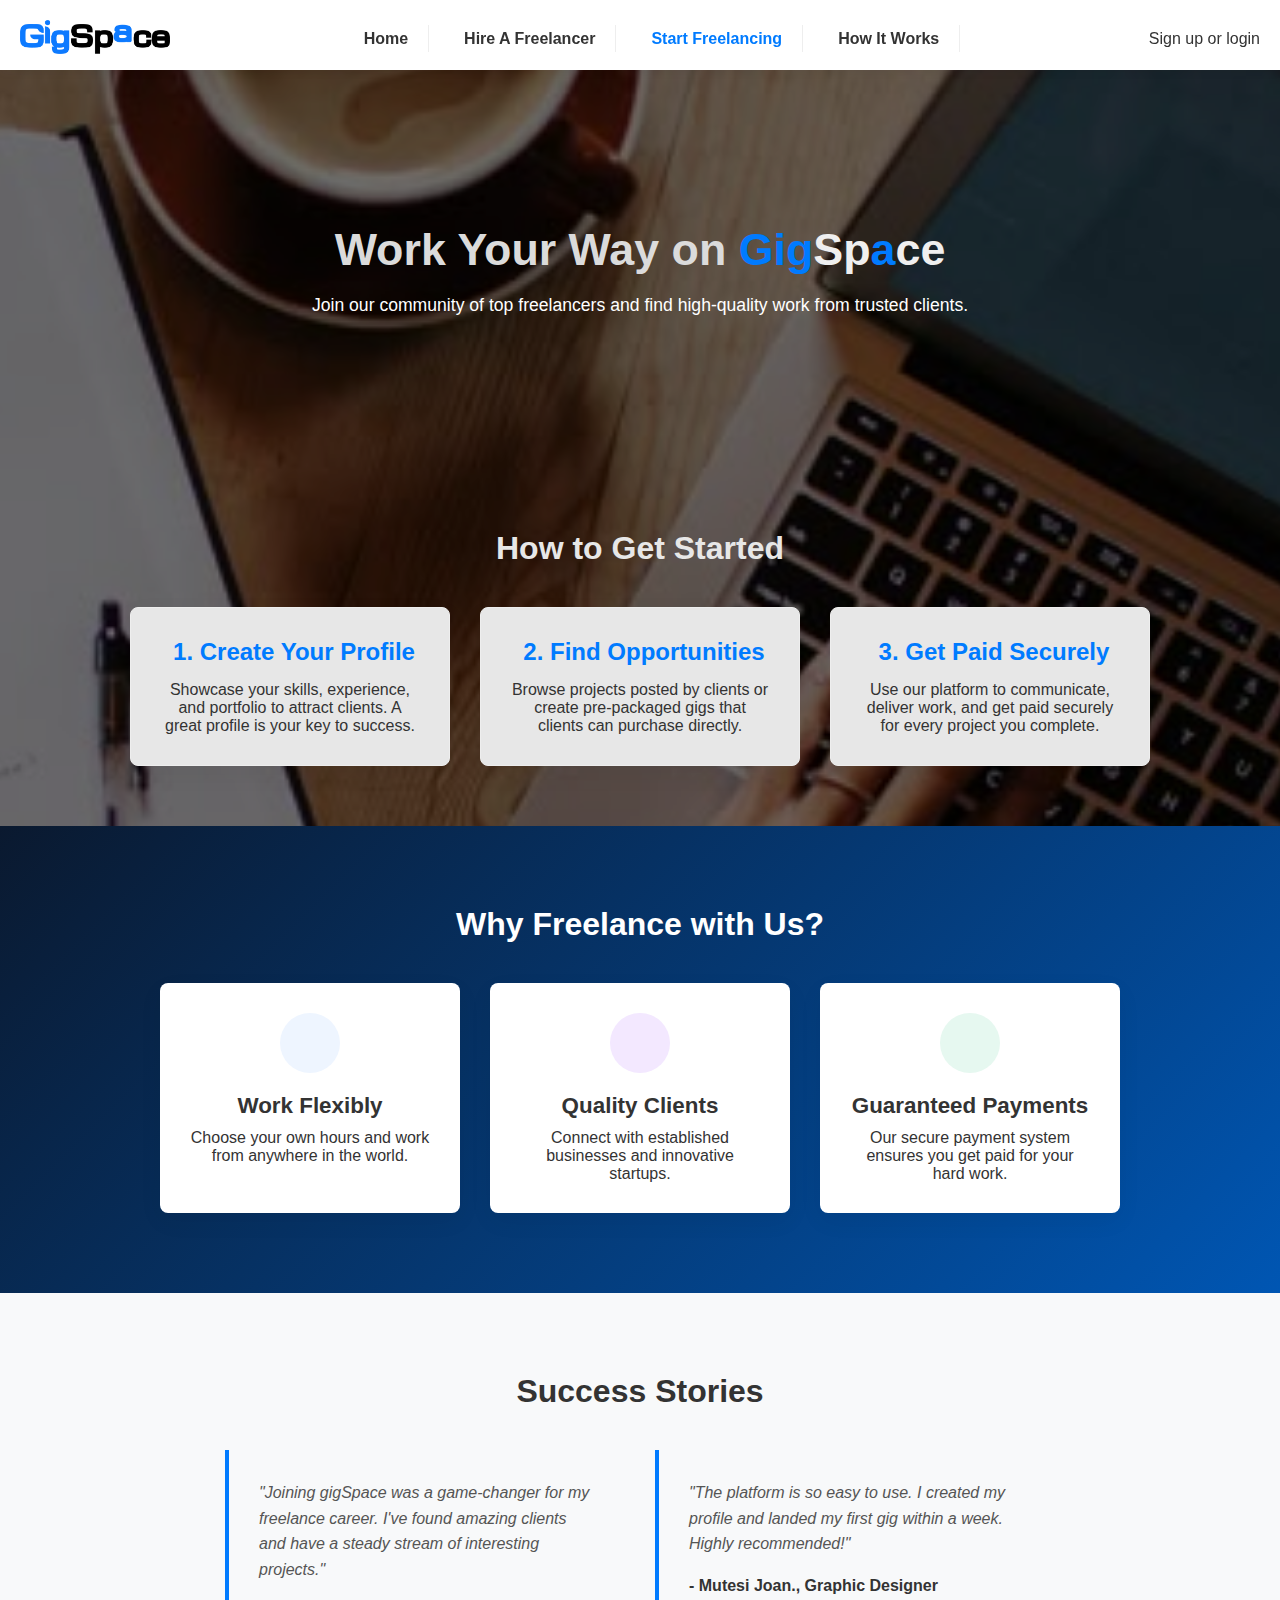
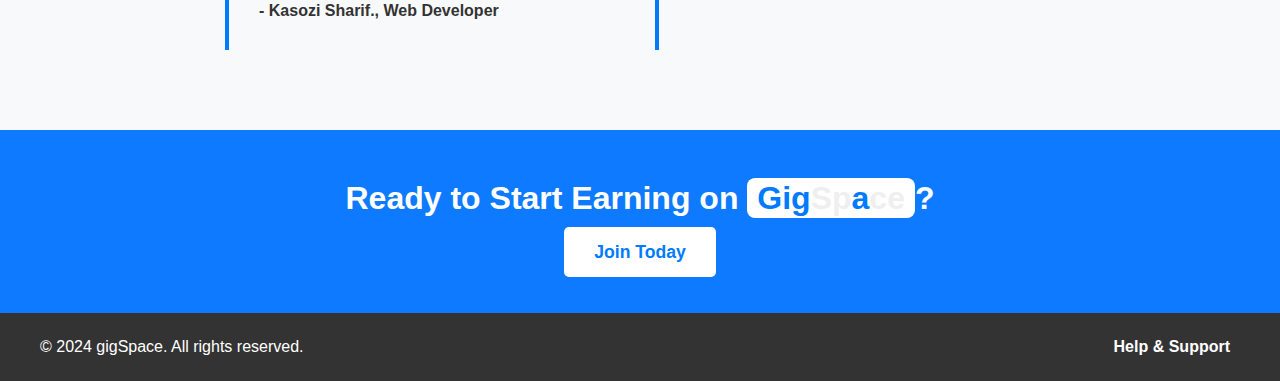
<file: start.html>
<!DOCTYPE html>
<html lang="en">
<head>
    <meta charset="UTF-8">
    <meta name="viewport" content="width=device-width, initial-scale=1.0">
    <link rel="stylesheet" href="style.css">
    <link rel="stylesheet" href="https://cdnjs.cloudflare.com/ajax/libs/font-awesome/6.5.1/css/all.min.css" integrity="sha512-DTOQO9RWCH3ppGqcWaEA1BIZOC6xxalwEsw9c2QQeAIftl+Vegovlnee1c9QX4TctnWMn13TZye+giMm8e2LwA==" crossorigin="anonymous" referrerpolicy="no-referrer" />
    <script src="script.js" defer></script>
    <title>Start Freelancing</title>
</head>
<body>
    <div class="header">
        <div class="header-container">
            <div class="logo">
                <img src="images/gigspace.png" alt="gigSpace logo">
            </div>
            <nav>
                <ul>
                    <li><a href="index.html">home</a></li>
                    <li><a href="hire.html">hire a freelancer</a></li>
                    <li><a href="start.html" class="active">start freelancing</a></li>
                    <li><a href="how-it-works.html">how it works</a></li>
                </ul>
            </nav>
            <div class="header-btn">
                  <a href="signup.html">Sign up or login</a>
            </div>
            <button class="nav-toggle" aria-label="toggle navigation">
                <span class="hamburger"></span>
            </button>
        </div>
    </div>

    <main class="start">
        <section class="page-hero">
            <div class="page-hero-content">
                <h1>Work Your Way on <span class="gigspace-brand-heading"><span class="gig">Gig</span>Sp<span class="a">a</span>ce</span></h1>
                <p>Join our community of top freelancers and find high-quality work from trusted clients.</p>
            </div>
        </section>

        <section class="how-it-works">
            <h2>How to Get Started</h2>
            <div class="steps-container">
                <div class="step-card">
                    <h3><i class="fas fa-user-edit"></i> 1. Create Your Profile</h3>
                    <p>Showcase your skills, experience, and portfolio to attract clients. A great profile is your key to success.</p>
                </div>
                <div class="step-card">
                    <h3><i class="fas fa-briefcase"></i> 2. Find Opportunities</h3>
                    <p>Browse projects posted by clients or create pre-packaged gigs that clients can purchase directly.</p>
                </div>
                <div class="step-card">
                    <h3><i class="fas fa-hand-holding-usd"></i> 3. Get Paid Securely</h3>
                    <p>Use our platform to communicate, deliver work, and get paid securely for every project you complete.</p>
                </div>
            </div>
        </section>

        <section class="benefits-section">
            <h2>Why Freelance with Us?</h2>
            <div class="benefits-container">
                <div class="benefit-card">
                    <div class="benefit-icon icon-blue">
                        <i class="fas fa-clock"></i> 
                    </div>
                    <h3>Work Flexibly</h3>
                    <p>Choose your own hours and work from anywhere in the world.</p>
                </div>
                <div class="benefit-card">
                    <div class="benefit-icon icon-purple">
                        <i class="fas fa-star"></i>
                    </div>
                    <h3>Quality Clients</h3>
                    <p>Connect with established businesses and innovative startups.</p>
                </div>
                <div class="benefit-card">
                    <div class="benefit-icon icon-green">
                        <i class="fas fa-shield-alt"></i>
                    </div>
                    <h3>Guaranteed Payments</h3>
                    <p>Our secure payment system ensures you get paid for your hard work.</p>
                </div>
            </div>
        </section>

        <section class="testimonials">
            <h2>Success Stories</h2>
            <div class="testimonial-container">
                <div class="testimonial-card">
                    <p class="quote">"Joining gigSpace was a game-changer for my freelance career. I've found amazing clients and have a steady stream of interesting projects."</p>
                    <p class="author">- Kasozi Sharif., Web Developer</p>
                </div>
                <div class="testimonial-card">
                    <p class="quote">"The platform is so easy to use. I created my profile and landed my first gig within a week. Highly recommended!"</p>
                    <p class="author">- Mutesi Joan., Graphic Designer</p>
                </div>
            </div>
        </section>

        <section class="cta-section">
            <h2>Ready to Start Earning on <span class="gigspace-brand-heading"><span class="gig">Gig</span>Sp<span class="a">a</span>ce</span>?</h2>
            <a href="signup-freelancer.html" class="cta-button">Join Today</a>
        </section>
    </main>

    <footer class="footer">
        <div class="footer-container">
            <p>&copy; 2024 gigSpace. All rights reserved.</p>
            <a href="contact.html" class="footer-link">Help & Support</a>
        </div>
    </footer>

</body>
</html>
</file>
<file: style.css>
*{
    margin: 0;
    padding: 0;
    box-sizing: border-box;
    font-family: sans-serif;
}
a{
    text-decoration: none;    color: inherit;
}
li{
    list-style: none;
}
img{
    position: relative;
    width: 100%;
}
body{
    background-color: #F8F9FA;
    color: #333;
    display: flex;
    flex-direction: column;
    min-height: 100vh;
}

main {
    flex-grow: 1; 
    padding-top: 70px; /* Account for fixed header */
}

.header{
    position: fixed;
    top: 0;
    left: 0;
    width: 100%;
    height: 70px;
    background-color: #fff;
    box-shadow: 0 2px 10px rgba(0,0,0,0.05);
    z-index: 1000;
}
.header-container{
    position: relative;
    display: flex;
    justify-content: space-between;
    flex-wrap: wrap;
    align-items: center;
    padding: 20px;
}
.logo{
    position: relative;
    width: 150px;
}
nav {
    align-items: center;
}
nav ul{
    position: relative;
    display: flex;
    justify-content: space-evenly;
}
nav  ul li{
    margin-right: 15px;
}
nav ul li a{
    border-right: 1px solid #eee;
    padding: 5px 20px;
    text-transform: capitalize;
    color: inherit;
    font-weight: 600;
}
nav a:hover{
    color: #0d7aff;
}
.active{
    color: #007BFF;
    font-weight: 700;
}

/* Hero Section */
.hero{
    position: relative;
    height: 80vh;
    background: url(images/gig.jpeg);
    background-repeat: no-repeat;
    background-size: cover;
    background-position: center;
    display: flex;
    justify-content: center;
    align-items: center;
    color: #fff;
    text-align: center;
}
.hero-content{
    position: relative;
    width: 100%;
    height: 100%;
    display: flex;
    gap: 20px;
    justify-content: center;
    align-items: center;
    flex-direction: column;
    background: #0000007a;
}
.hero-content h1{
    font-size:3rem;
    font-weight: 700;
}
.search-bar{
    display: flex;
    width: 50%;
}

.search-bar input{
    flex: 1;
    padding: 15px;
    border: none;
    border-radius: 5px 0 0 5px;
    font-size: 1rem;
}
.search-bar button{
    padding: 15px 25px;
    border: none;
    background: #007BFF;
    color: #fff;
    font-size: 1rem;
    cursor: pointer;
    border-radius: 0 5px 5px 0;
}
.search-bar button i {
    margin-right: 5px;
}

/* Categories Section */
.categories{
    padding: 50px 20px;
    text-align: center;
    background: #0990f0;
}
.categories h2{
    font-size: 2rem;
    margin-bottom: 40px;
    color: #ffffff;
}
.category-container{
    display: flex;
    justify-content: center;
    gap: 20px;
    flex-wrap: wrap;
}
.category-card{
    width: 250px;
    background: #fff;
    padding: 15px;
    border-radius: 12px;
    box-shadow: 0 8px 24px rgba(0,0,0,0.05);
    transition: transform 0.3s, box-shadow 0.3s;
}
.category-card:hover {
    transform: translateY(-5px);
    box-shadow: 0 12px 30px rgba(0,0,0,0.1);
}

.category-image {
    height: 200px;
   border-radius: 5px;
}

.category-card h3{
    margin-top: 10px;
    font-size: 1.2rem;
}

/* Hire Page hire.html */
.hire-main {
    background: url(images/bluebg.jpg);
    background-size: cover;
}
.page-hero {
    height: 400px;
    display: flex;
    place-content: center;
    background: #0000008d;
    align-items: center;
}
.page-hero-content{
    display: flex;
    gap: 20px;
    justify-content: center;
    align-items: center;
    flex-direction: column;
}
.page-hero-content h1 {
    font-size: 2.8rem;
    color: #dbdbdb;
}
.page-hero-content p {
    font-size: 1.1rem;
    color: #ffffff;
    text-align: center;
}

/* How It Works Section */
.how-it-works {
    padding: 60px 20px;
    text-align: center;
    background: #0000008d;

}
.how-it-works h2 {
    font-size: 2rem;
    margin-bottom: 40px;
    color: #e7e7e7 !important;
}
.gigspace-brand-heading{color: #efefef !important;}
.steps-container {
    display: flex;
    justify-content: center;
    gap: 30px;
    flex-wrap: wrap;
}
.step-card {
    background: #e7e7e7;
    border: 1px solid #eee;
    border-radius: 8px;
    padding: 30px;
    width: 320px;
    box-shadow: 0 8px 24px rgba(0,0,0,0.05);
    transition: transform 0.3s, box-shadow 0.3s;
}
.step-card:hover {
    transform: translateY(-5px);
    box-shadow: 0 12px 30px rgba(0,0,0,0.1);
}
.step-card h3 {
    font-size: 1.5rem;
    margin-bottom: 15px;
    color: #007BFF;
}
.profile-info p i {
    margin-right: 5px;
}

/* Call to Action Section */
.cta-section {
    background-color: #0d7aff;
    color: #fff;
    text-align: center;
    padding: 50px 20px;
}
.cta-section h2 {
    font-size: 2rem;
    margin-bottom: 25px;
}
.cta-button {
    background-color: #fff;
    color: #007BFF;
    padding: 15px 30px;
    border-radius: 5px;
    font-size: 1.1rem;
    font-weight: bold;
    text-decoration: none;
    transition: background-color 0.3s, color 0.3s;
}
.cta-button:hover {
    background-color: #f0f0f0;
    color: #0056b3;
}

/* Forms */
.form-container {
    padding: 50px 20px;
    display: flex;
    justify-content: center;
    align-items: center;
    background-color: #F8F9FA;
}
.signup-form {
    background: #fff;
    padding: 40px;
    border-radius: 8px;
    box-shadow: 0 4px 15px rgba(0,0,0,0.1);
    width: 100%;
    max-width: 400px;
}
.signup-form--wide {
    max-width: 550px;
}
.signup-form h2 {
    text-align: center;
    margin-bottom: 30px;
    font-size: 1.8rem;
}
.form-description {
    text-align: center;
    margin-bottom: 25px;
    color: #666;
}
.form-group {
    margin-bottom: 20px;
}
.form-group label {
    display: block;
    margin-bottom: 8px;
    font-weight: 600;
    color: #555;
}
.form-group label i,
.step-card h3 i,
.faq-item h4 i {
    margin-right: 8px;
}
.form-group input,
.form-group textarea {
    width: 100%;
    padding: 12px;
    border: 1px solid #ddd;
    border-radius: 5px;
    font-size: 1rem;
}

.radio-group {
    border: 1px solid #ddd;
    border-radius: 5px;
    overflow: hidden;
}
.radio-option {
    display: flex;
    align-items: center;
    padding: 12px 15px;
    cursor: pointer;
    background-color: #fff;
    transition: background-color 0.3s;
}
.radio-option:not(:last-child) {
    border-bottom: 1px solid #eee;
}
.radio-option:hover {
    background-color: #f9f9f9;
}
.radio-option input[type="radio"] {
    width: auto;
    margin-right: 12px;
}
.radio-option label {
    font-weight: 400;
    cursor: pointer;
}
.form-button {
    width: 100%;
    padding: 15px;
    border: none;
    border-radius: 5px;
    background-color: #007BFF;
    color: #fff;
    font-size: 1.1rem;
    font-weight: bold;
    cursor: pointer;
    transition: background-color 0.3s;
}
.form-button:hover {
    background-color: #0056b3; /* Darker blue on hover */
}
.form-footer {
    text-align: center;
    margin-top: 20px;
}
.form-footer a {
    color: #007BFF;
    font-weight: bold;
}

/* Contact Page */
.contact-section {
    display: flex;
    flex-wrap: wrap;
    gap: 40px;
    padding: 60px 20px;
    max-width: 1100px;
    margin: 0 auto;
}
.contact-info, .contact-form-wrapper {
    flex: 1;
    min-width: 300px;
}
.contact-info h3 {
    font-size: 1.8rem;
    margin-bottom: 20px;
}
.contact-info p {
    margin-bottom: 15px;
    line-height: 1.6;
}
.contact-form {
    background: #fff;
    padding: 30px;
    border-radius: 8px;
    box-shadow: 0 4px 15px rgba(0,0,0,0.05);
}

/* Back Button on Profile Pages */
.back-button {
    display: inline-flex; 
    align-items: center;
    gap: 8px;
    margin: 20px;
    padding: 8px 16px;
    background-color: transparent;
    color: #007BFF; 
    border: 2px solid #eef5ff; 
    border-radius: 50px; 
    font-size: 0.9rem;
    transition: all 0.3s ease-in-out;
}
.back-button:hover {
    background-color: #eef5ff; 
    color: #0056b3; 
    margin: 15px 0 0 20px;
}

/* Background for profile pages */
.profile-background {
    background-image: url('images/mdnbg.jpeg');
    background-size: cover;
    background-position: center;
    background-attachment: fixed; /* Keeps the background stationary on scroll */
    background-repeat: no-repeat;
}

/* Profile Page */
.profile-header {
    background-color: #fff;
    padding: 40px 20px;
    display: flex;
    align-items: center;
    gap: 30px;
}
.profile-picture {
    width: 150px;
    height: 150px;
    border-radius: 50%;
    background-color: #ccc; /* Placeholder for profile picture */
    overflow: hidden;
}
.profile-picture img {
    width: 100%;
    height: 100%;
    object-fit: cover;
}
.profile-info h1 {
    margin: 0;
    font-size: 2.5rem;
}
.profile-info h2 {
    margin: 0;
    font-size: 1.5rem;
    font-weight: 400;
    color: #555;
}
.profile-info p {
    margin-top: 5px;
    color: #777;
}
.profile-content {
    display: flex;
    flex-wrap: wrap;
    gap: 30px;
    padding: 40px 20px;
    max-width: 1200px;
    margin: 0 auto;
}
.profile-main {
    flex: 3;
    min-width: 300px;
    background-color: #fff;
    padding: 30px;
    border-radius: 8px;
    box-shadow: 0 4px 15px rgba(0,0,0,0.05);
}
.profile-sidebar {
    flex: 1;
    min-width: 250px;
    background-color: #fff;
    padding: 30px;
    border-radius: 8px;
    box-shadow: 0 4px 15px rgba(0,0,0,0.05);
}
.profile-main h3, .profile-sidebar h3 {
    font-size: 1.6rem;
    margin-bottom: 20px;
    border-bottom: 2px solid #eee;
    padding-bottom: 10px;
}
.gigs-container {
    display: flex;
    gap: 20px;
    flex-wrap: wrap;
}
.gig-card {
    width: 250px;
}
.gig-image {
    width: 100%;
    height: 130px;
    background-color: #e0e0e0; 
    border-radius: 8px;
    margin-bottom: 10px;
}
.gig-image img {
    width: 100%;
    height: 100%;
    object-fit: cover;
    border-radius: 8px; 
}
.skills-list li {
    background-color: #eef5ff;
    color: #0d7aff;
    padding: 8px 12px;
    border-radius: 20px;
    margin-bottom: 10px;
    display: inline-block;
}

/* Featured Freelancers Section */
.featured-freelancers {
    padding: 80px 20px;
    background-color: #fff;
    text-align: center;
}
.featured-freelancers h2 {
    font-size: 2rem;
    margin-bottom: 40px;
}
.freelancer-container {
    display: flex;
    justify-content: center;
    gap: 30px;
    flex-wrap: wrap;
    max-width: 1000px;
    margin: 0 auto;
}
.freelancer-card {
    background: #fff;
    border-radius: 8px;
    padding: 30px 25px;
    width: 240px;
    box-shadow: 0 8px 24px rgba(0,0,0,0.05);
    text-align: center;
    transition: transform 0.3s, box-shadow 0.3s;
}
.freelancer-card:hover {
    transform: translateY(-5px);
    box-shadow: 0 12px 30px rgba(0,0,0,0.1);
}
.freelancer-photo {
    width: 120px;
    height: 120px;
    border-radius: 50%;
    background-color: #ccc; /* Placeholder for freelancer photo */
    margin: 0 auto 15px auto;
    overflow: hidden;
}
.freelancer-photo img {
    width: 100%;
    height: 100%;
    object-fit: cover;
    object-position: center;
}

.freelancer-card h3 {
    font-size: 1.4rem;
    margin-bottom: 5px;
}
.freelancer-card p {
    color: #666;
    margin-bottom: 15px;
}
.profile-link {
    background-color: #eef5ff;
    color: #007BFF;
    padding: 8px 16px;
    border-radius: 5px;
    font-weight: bold;
    text-decoration: none;
    transition: background-color 0.3s;
}
.profile-link:hover {
    background-color: #dbe9ff;
}

/* Benefits Section */
.benefits-section {
    padding: 80px 20px;
    background: linear-gradient(135deg, #0a192f, #0056b3);
    text-align: center;
}
.benefits-section h2 {
    font-size: 2rem;
    margin-bottom: 40px;
    color: #fff;
}
.benefits-container {
    display: flex;
    justify-content: center;
    gap: 30px;
    flex-wrap: wrap;
    max-width: 1200px;
    margin: 0 auto;
}
.benefit-card {
    background: #fff;
    padding: 30px;
    border-radius: 8px;
    width: 300px;
    box-shadow: 0 8px 24px rgba(0,0,0,0.05);
}
.benefit-icon {
    width: 60px;
    height: 60px;
    margin: 0 auto 20px auto;
    background-color: #eef5ff; /* Placeholder for an icon */
    border-radius: 50%;
    display: flex;
    align-items: center;
    justify-content: center;
}
.benefit-icon i {
    font-size: 1.8rem;
    color: #007BFF;
}
.benefit-icon.icon-blue { background-color: #eef5ff; }
.benefit-icon.icon-blue i { color: #007BFF; }

.benefit-icon.icon-purple { background-color: #f3e8ff; }
.benefit-icon.icon-purple i { color: #9966cc; }

.benefit-icon.icon-green { background-color: #e6f8f0; }
.benefit-icon.icon-green i { color: #28a745; }

.benefit-card h3 {
    font-size: 1.4rem;
    margin-bottom: 10px;
}

/* Testimonials Section */
.testimonials {
    padding: 80px 20px;
    background-color: #F8F9FA;
    text-align: center;
}
.testimonials h2 {
    font-size: 2rem;
    margin-bottom: 40px;
}
.testimonial-container {
    display: flex;
    justify-content: center;
    gap: 30px;
    flex-wrap: wrap;
    max-width: 1000px;
    margin: 0 auto;
}
.testimonial-card {
    background-color: #F8F9FA;
    border-left: 4px solid #007BFF;
    padding: 30px;
    width: 400px;
    text-align: left;
}
.testimonial-card .quote {
    font-style: italic;
    color: #555;
    margin-bottom: 20px;
    line-height: 1.6;
}
.testimonial-card .author {
    font-weight: 600;
    color: #333;
}
/* start styling */
.start{
    position: relative;
    background:url(images/comp.jpg);
    background-repeat: no-repeat;
    background-size: cover;
    background-position: center
}
.how-it-works-main {
    background: url(images/client.jpeg);
    background-repeat: no-repeat;
    background-size: cover;
    background-position: center;
}

/* How It Works Page (Process Section) */
.process-section {
    display: flex;
    flex-wrap: wrap;
    gap: 40px;
    padding: 60px 20px;
    margin: 0 auto;
    background-color: #000000aa;
}
.process-column {
    flex: 1;
    min-width: 320px;
    background-color: #fff;
    padding: 40px;
    border-radius: 12px;
    box-shadow: 0 8px 24px rgba(0,0,0,0.05);
}
.process-title {
    font-size: 2rem;
    margin-bottom: 30px;
    text-align: center;
    color: #007BFF;
}
.process-step {
    margin-bottom: 25px;
}
.process-step h4 i {
    margin-right: 12px;
    color: #007BFF;
}
.process-step::before {
    content: '';
    position: absolute;
    left: 0;
    top: 5px;
    width: 15px;
    height: 15px;
    background-color: #007BFF;
    border-radius: 50%;
}

/* Support Page */
.support-section {
    display: flex;
    flex-wrap: wrap;
    gap: 40px;
    padding: 80px 20px;
    background-color: #F8F9FA;
}
.support-column {
    flex: 1;
    min-width: 320px;
    background-color: #fff;
    padding: 40px;
    border-radius: 12px;
}

.support-column h3 {
    font-size: 1.8rem;
    margin-bottom: 30px;
}
.faq-item {
    margin-bottom: 25px;
    border-bottom: 1px solid #eee;
    padding-bottom: 20px;
}
.faq-item h4 {
    font-size: 1.2rem;
    margin-bottom: 8px;
}

/* Footer */
.footer{
    background: #333;
    color: #fff;
    text-align: center;
    padding: 20px;
}
.footer-container {
    max-width: 1200px;
    margin: 0 auto;
    display: flex;
    justify-content: space-between;
    align-items: center;
    flex-wrap: wrap;
    gap: 15px;
}
.footer-link {
    color: #fff;
    text-decoration: none;
    font-weight: 600;
    padding: 5px 10px;
    border-radius: 5px;
    transition: background-color 0.3s;
}
.footer-link:hover {
    background-color: rgba(255, 255, 255, 0.1);
}

/* Team Section on Contact Page */
.team-section {
    padding: 60px 20px;
    background-color: #F8F9FA;
    text-align: center;
}
.team-section h2 {
    font-size: 2rem;
    margin-bottom: 40px;
}
.team-card {
    background: #fff;
    border-radius: 8px;
    padding: 25px;
    width: 240px;
    box-shadow: 0 8px 24px rgba(0,0,0,0.05);
    text-align: center;
    transition: transform 0.3s, box-shadow 0.3s;
}

/* gigSpace Brand Heading Styling */
.gigspace-brand-heading {
    color: #000; /* Default to black for 'Sp' and 'ce' */
}
.gigspace-brand-heading .gig,
.gigspace-brand-heading .a {
    color: #007BFF; /* Blue for 'Gig' and 'a' */
}

/* Special styling for brand heading in CTA */
.cta-section .gigspace-brand-heading {
    background-color: #fff;
    padding: 2px 10px;
    border-radius: 8px;
}

/* Hamburger Menu */
.nav-toggle {
    display: none; /* Hidden by default */
    padding: .5em;
    background: transparent;
    border: 0;
    cursor: pointer;
    position: absolute;
    right: 1em;
    top: 1.5em;
    z-index: 1001;
}

.hamburger {
    display: block;
    position: relative;
}

.hamburger,
.hamburger::before,
.hamburger::after {
    background: #007BFF;
    width: 2em;
    height: 3px;
    border-radius: 1em;
    transition: transform 250ms ease-in-out;
}

.hamburger::before,
.hamburger::after {
    content: '';
    position: absolute;
    left: 0;
    right: 0;
}

.hamburger::before { top: 6px; }
.hamburger::after { bottom: 6px; }

.nav--visible .hamburger {
    transform: rotate(.625turn);
}

.nav--visible .hamburger::before {
    transform: rotate(90deg) translateX(-6px);
}

.nav--visible .hamburger::after {
    opacity: 0;
}

/* --- Media Queries for Responsiveness --- */

/* Tablets and smaller devices */
@media (max-width: 768px) {
    /* Header and Nav */
    .nav-toggle {
        display: block;
    }

    nav {
        position: absolute;
        background: #fff;
        left: 0;
        right: 0;
        top: 70px; /* Position below header */
        box-shadow: 0 2px 10px rgba(0,0,0,0.05);
        
        /* Hide nav by default */
        visibility: hidden;
        height: 0;
        transition: transform 250ms cubic-bezier(.5, 0, .5, 1);
        transform: scaleY(0);
        transform-origin: top;
    }

    .nav--visible {
        visibility: visible;
        height: auto;
        transform: scaleY(1);
    }

    nav ul {
        flex-direction: column;
        padding: 20px;
        gap: 15px;
    }

    nav ul li {
        margin-right: 0;
        text-align: center;
    }

    nav ul li a {
        border-right: none;
        padding: 10px;
        display: block;
        background: #f8f9fa;
        border-radius: 5px;
    }

    .header-btn {
        margin-right: 3.5em; /* Make space for hamburger */
    }

    /* General Layout */
    .hero-content h1 {
        font-size: 2.5rem;
        padding: 0 15px;
    }
    .search-bar {
        width: 90%;
    }

    .page-hero {
        height: 300px;
        padding: 0 20px;
    }
    .page-hero-content h1 {
        font-size: 2.2rem;
    }

    .process-section, 
    .support-section {
        flex-direction: column;
    }

    .step-card, 
    .benefit-card, 
    .testimonial-card,
    .freelancer-card {
        width: 100%;
        max-width: 350px;
    }

    /* Footer */
    .footer-container {
        flex-direction: column;
        justify-content: center;
        gap: 10px;
    }
}
</file>
